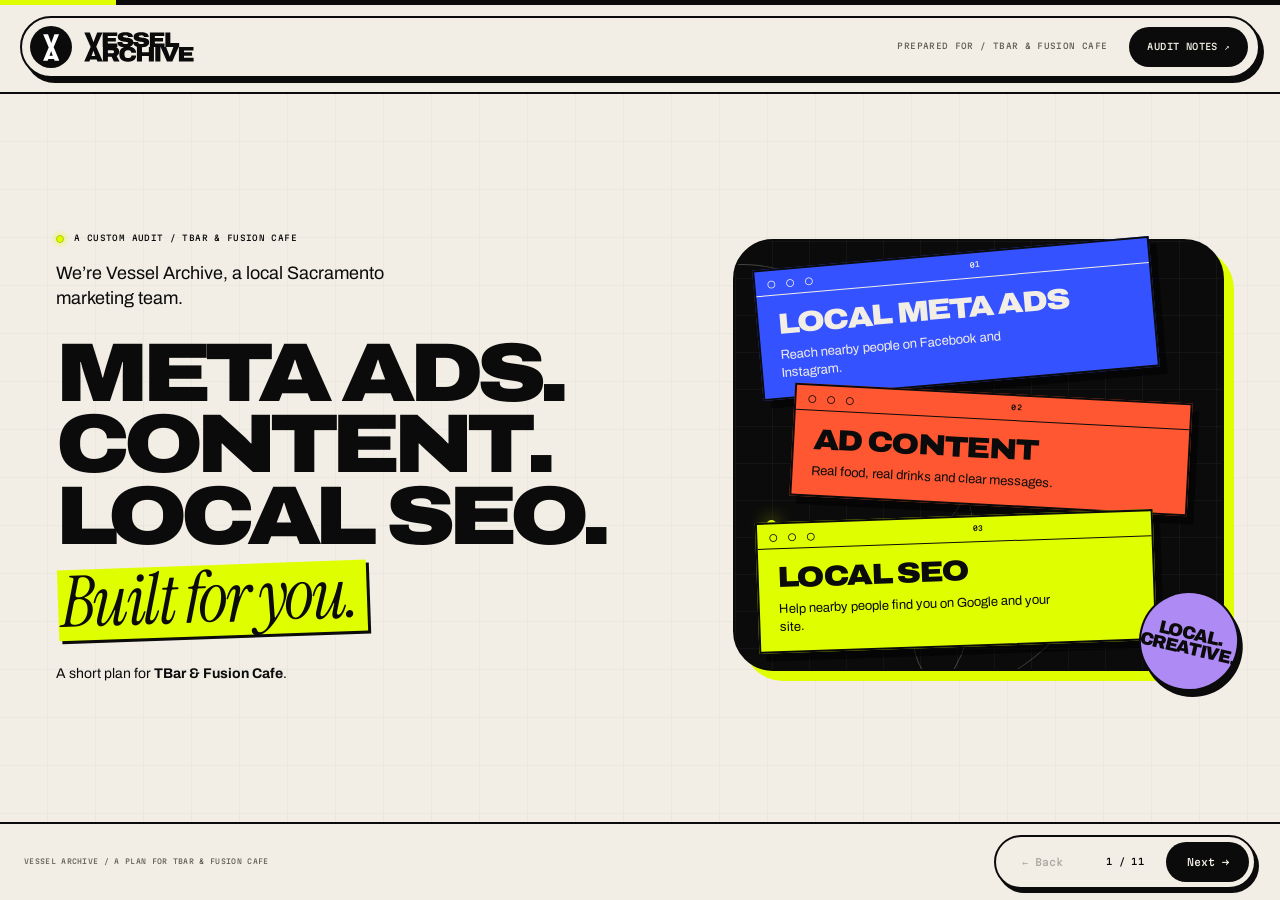
<file: index.html>
<!DOCTYPE html>
<html lang="en"><head><meta charset="utf-8"/><meta content="width=device-width,initial-scale=1,viewport-fit=cover" name="viewport"/><meta content="noindex,nofollow" name="robots"/><meta content="#f2eee5" name="theme-color"/><meta content="A screenshot-backed local marketing plan for TBar &amp; Fusion Cafe, by Vessel Archive." name="description"/><title>TBar &amp; Fusion Cafe × Vessel Archive</title><link href="assets/VA_Symbol_Black.svg" rel="icon" type="image/svg+xml"/><link as="font" crossorigin="" href="assets/archivo.woff" rel="preload" type="font/woff"/><link href="styles.css?v=5ed0e0f113de" rel="stylesheet"/><script defer="" src="app.js?v=e89556434c13"></script></head><body data-prospect="tbar-fusion-cafe-pitch"><div aria-hidden="true" class="reading-progress"><span id="progress"></span></div><header class="masthead"><a aria-label="Vessel Archive, first page" class="brand" href="#1"><span class="brand-disc"><img alt="" height="30" src="assets/VA_Symbol_White.svg" width="19"/></span><img alt="Vessel Archive" class="wordmark" height="36" src="assets/VA_Primary_Black.svg" width="124"/></a><span class="project-label mono">Prepared for / TBar &amp; Fusion Cafe</span><a aria-label="Open audit notes and sources" class="nav-tag mono" href="audit.html#1">Audit notes ↗</a></header><main aria-label="11-page marketing plan" class="deck"><section aria-hidden="false" aria-label="Page 1" class="slide intro-slide graph" data-page="1" id="slide-1" tabindex="-1"><div class="slide-inner"><div class="cover-grid"><div class="cover-copy"><p class="eyebrow"><span class="signal"></span>A custom audit / TBar &amp; Fusion Cafe</p><p class="intro-note">We’re Vessel Archive, a local Sacramento marketing team.</p><h1 class="mega"><span>META ADS.</span><span>CONTENT.</span><span>LOCAL SEO.</span><em class="highlight">Built for you.</em></h1><p class="prepared">A short plan for <strong>TBar &amp; Fusion Cafe</strong>.</p></div><div class="service-stage"><div aria-hidden="true" class="stage-grid"><div class="orbit orbit-a"></div><div class="orbit orbit-b"></div><span class="orbit-point"></span></div><article class="service-window window cobalt"><div class="window-bar"><span aria-hidden="true" class="window-dots">○ ○ ○</span><span>01</span><span></span></div><div class="service-copy"><h3>Local Meta ads</h3><p>Reach nearby people on Facebook and Instagram.</p></div></article><article class="service-window window orange"><div class="window-bar"><span aria-hidden="true" class="window-dots">○ ○ ○</span><span>02</span><span></span></div><div class="service-copy"><h3>Ad content</h3><p>Real food, real drinks and clear messages.</p></div></article><article class="service-window window acid"><div class="window-bar"><span aria-hidden="true" class="window-dots">○ ○ ○</span><span>03</span><span></span></div><div class="service-copy"><h3>Local SEO</h3><p>Help nearby people find you on Google and your site.</p></div></article><div aria-hidden="true" class="archive-sticker"><strong>LOCAL.<br/>CREATIVE.</strong></div></div></div></div></section><section aria-hidden="true" aria-label="Page 2" class="slide praise-slide graph tbar-praise" data-page="2" hidden="" id="slide-2" tabindex="-1"><div class="slide-inner"><div class="section-heading"><p class="eyebrow"><span class="signal"></span>What you do well</p><h2 class="mega"><span>There’s a lot </span><em class="highlight">to build on.</em></h2></div><div class="praise-grid"><div class="praise-copy"><p class="praise-body">Strong reviews and real food give TBar a story worth sharing.</p><ul class="strength-points"><li>Sacramento has 4.5 stars from 506 Google reviews.</li><li>Real food and drink photos make the catering offer feel clear.</li><li>Five store-specific catering links give guests a way to order.</li></ul><p class="praise-transition">The next step is to make that experience more consistent, from search to order.</p><a class="source mono" href="https://ilovetbar.com/catering/" rel="noopener" target="_blank">See the business site <span aria-hidden="true">↗</span></a></div><div class="praise-proof"><figure class="window evidence-window"><div class="window-bar"><span aria-hidden="true" class="window-dots">○ ○ ○</span><span>A strong starting point</span><span>Oct 30, 2026</span></div><div class="proof-screens proof-count-2"><div class="proof-screen"><button aria-label="Expand screenshot: Sacramento reviews" class="evidence-open" data-caption="The Sacramento Google listing shows 4.5 stars from 506 reviews. Screenshot excerpt, October 30, 2026." data-evidence="assets/sacramento-rating.jpg" type="button"><img alt="The Sacramento Google listing shows 4.5 stars from 506 reviews. Screenshot excerpt, October 30, 2026." loading="eager" src="assets/sacramento-rating.jpg"/><span class="expand-hint mono">Expand <span aria-hidden="true">↗</span></span></button><p class="proof-label mono">Sacramento reviews <a class="evidence-source mono" href="https://www.google.com/search?q=TBar+Fusion+Kitchen+Sacramento" rel="noopener" target="_blank">Source <span aria-hidden="true">↗</span></a></p></div><div class="proof-screen"><button aria-label="Expand screenshot: Catering offer" class="evidence-open" data-caption="TBar’s public catering page uses real food and drink photography with a clear group-order message. Screenshot excerpt, October 30, 2026." data-evidence="assets/catering-hero.jpg" type="button"><img alt="TBar’s public catering page uses real food and drink photography with a clear group-order message. Screenshot excerpt, October 30, 2026." loading="eager" src="assets/catering-hero.jpg"/><span class="expand-hint mono">Expand <span aria-hidden="true">↗</span></span></button><p class="proof-label mono">Catering offer <a class="evidence-source mono" href="https://ilovetbar.com/catering/" rel="noopener" target="_blank">Source <span aria-hidden="true">↗</span></a></p></div></div><figcaption>A strong Sacramento review base and an existing catering offer. Captured October 30, 2026.</figcaption></figure></div></div></div></section><section aria-hidden="true" aria-label="Page 3" class="slide list-slide findings-slide graph evidence-slide" data-page="3" hidden="" id="slide-3" tabindex="-1"><div class="slide-inner"><div class="section-heading"><p class="eyebrow"><span class="signal"></span>What we found / 1 of 3</p><h2 class="mega"><span>FINDINGS. </span><em class="highlight">Worth fixing.</em></h2></div><div class="audit-rows"><div class="evidence-layout"><article class="audit-row"><span aria-hidden="true" class="row-number">01</span><div class="row-content"><div class="row-heading"><h3>A slow-phone test needs attention.</h3></div><p class="row-main">One mobile test scored 59/100. The main content took 10.1 seconds to appear on a simulated slow connection.</p><p class="row-main row-impact">That points to a risk for guests on slower phones. But real-user mobile data passes: its main-content time was 2.3 seconds.</p><p class="row-foot"><span class="row-scope">October 30 test; one simulated slow-4G phone, not every guest’s wait. Real-user result covers the latest 28 days.</span></p><a class="row-source mono" href="https://pagespeed.web.dev/analysis/https-ilovetbar-com/8qmlxiqizk?form_factor=mobile" rel="noopener" target="_blank">See public page <span aria-hidden="true">↗</span></a></div></article><figure class="window evidence-window"><div class="window-bar"><span aria-hidden="true" class="window-dots">○ ○ ○</span><span>Test + real-user context</span><span>Oct 30, 2026</span></div><div class="proof-screens proof-count-2"><div class="proof-screen"><button aria-label="Expand screenshot: Simulated phone test" class="evidence-open" data-caption="PageSpeed mobile test: performance 59/100; Largest Contentful Paint 10.1 seconds. October 30, 2026." data-evidence="assets/tbar-psi-mobile.jpg" type="button"><img alt="PageSpeed mobile test: performance 59/100; Largest Contentful Paint 10.1 seconds. October 30, 2026." loading="eager" src="assets/tbar-psi-mobile.jpg"/><span class="expand-hint mono">Expand <span aria-hidden="true">↗</span></span></button><p class="proof-label mono">Simulated phone test <a class="evidence-source mono" href="https://pagespeed.web.dev/analysis/https-ilovetbar-com/8qmlxiqizk?form_factor=mobile" rel="noopener" target="_blank">Source <span aria-hidden="true">↗</span></a></p></div><div class="proof-screen"><button aria-label="Expand screenshot: Real mobile visitors" class="evidence-open" data-caption="PageSpeed real-user mobile data passes its Core Web Vitals check; main-content time 2.3 seconds. Latest 28-day period shown on October 30, 2026." data-evidence="assets/tbar-psi-mobile-field.jpg" type="button"><img alt="PageSpeed real-user mobile data passes its Core Web Vitals check; main-content time 2.3 seconds. Latest 28-day period shown on October 30, 2026." loading="eager" src="assets/tbar-psi-mobile-field.jpg"/><span class="expand-hint mono">Expand <span aria-hidden="true">↗</span></span></button><p class="proof-label mono">Real mobile visitors <a class="evidence-source mono" href="https://pagespeed.web.dev/analysis/https-ilovetbar-com/8qmlxiqizk?form_factor=mobile" rel="noopener" target="_blank">Source <span aria-hidden="true">↗</span></a></p></div></div><figcaption>Read both results: the test reveals a risk; real-user mobile data is stronger.</figcaption></figure></div></div></div></section><section aria-hidden="true" aria-label="Page 4" class="slide list-slide findings-slide graph evidence-slide" data-page="4" hidden="" id="slide-4" tabindex="-1"><div class="slide-inner"><div class="section-heading"><p class="eyebrow"><span class="signal"></span>What we found / 2 of 3</p><h2 class="mega"><span>FINDINGS. </span><em class="highlight">Worth fixing.</em></h2></div><div class="audit-rows"><div class="evidence-layout"><article class="audit-row"><span aria-hidden="true" class="row-number">02</span><div class="row-content"><div class="row-heading"><h3>Sacramento’s closing times disagree.</h3></div><p class="row-main">The website says 8:30 p.m. every day. Google says 8 p.m. every day for the same 2700 Capitol Ave location.</p><p class="row-main row-impact">A guest could plan a visit using the wrong closing time. Confirm the right hours, then make both places match.</p><p class="row-foot"><span class="row-scope">Public website and Google listing checked October 30. This shows a mismatch, not which source is correct.</span></p><a class="row-source mono" href="https://ilovetbar.com/location/" rel="noopener" target="_blank">See public page <span aria-hidden="true">↗</span></a></div></article><figure class="window evidence-window"><div class="window-bar"><span aria-hidden="true" class="window-dots">○ ○ ○</span><span>Same store, different hours</span><span>Oct 30, 2026</span></div><div class="proof-screens proof-count-2"><div class="proof-screen"><button aria-label="Expand screenshot: Website: closes 8:30" class="evidence-open" data-caption="TBar’s location page lists Midtown Sacramento at 2700 Capitol Ave and daily hours of 11 a.m.–8:30 p.m. Screenshot excerpt, October 30, 2026." data-evidence="assets/website-sacramento-hours.jpg" type="button"><img alt="TBar’s location page lists Midtown Sacramento at 2700 Capitol Ave and daily hours of 11 a.m.–8:30 p.m. Screenshot excerpt, October 30, 2026." loading="eager" src="assets/website-sacramento-hours.jpg"/><span class="expand-hint mono">Expand <span aria-hidden="true">↗</span></span></button><p class="proof-label mono">Website: closes 8:30 <a class="evidence-source mono" href="https://ilovetbar.com/location/" rel="noopener" target="_blank">Source <span aria-hidden="true">↗</span></a></p></div><div class="proof-screen"><button aria-label="Expand screenshot: Google: closes 8:00" class="evidence-open" data-caption="Google’s Sacramento listing shows 11 a.m.–8 p.m. for each day of the week. Screenshot excerpt, October 30, 2026." data-evidence="assets/google-sacramento-hours.jpg" type="button"><img alt="Google’s Sacramento listing shows 11 a.m.–8 p.m. for each day of the week. Screenshot excerpt, October 30, 2026." loading="eager" src="assets/google-sacramento-hours.jpg"/><span class="expand-hint mono">Expand <span aria-hidden="true">↗</span></span></button><p class="proof-label mono">Google: closes 8:00 <a class="evidence-source mono" href="https://www.google.com/search?q=TBar+Fusion+Kitchen+Sacramento" rel="noopener" target="_blank">Source <span aria-hidden="true">↗</span></a></p></div></div><figcaption>The website and Google show a 30-minute difference for the same store.</figcaption></figure></div></div></div></section><section aria-hidden="true" aria-label="Page 5" class="slide list-slide findings-slide graph evidence-slide" data-page="5" hidden="" id="slide-5" tabindex="-1"><div class="slide-inner"><div class="section-heading"><p class="eyebrow"><span class="signal"></span>What we found / 3 of 3</p><h2 class="mega"><span>FINDINGS. </span><em class="highlight">Worth fixing.</em></h2></div><div class="audit-rows"><div class="evidence-layout"><article class="audit-row"><span aria-hidden="true" class="row-number">03</span><div class="row-content"><div class="row-heading"><h3>Rocklin is missing from the contact form.</h3></div><p class="row-main">The location page lists five stores. The contact form offers four location choices, with no Rocklin option.</p><p class="row-main row-impact">A Rocklin guest cannot choose their store. Add Rocklin and make sure each message reaches the right team.</p><p class="row-foot"><span class="row-scope">The location choice is optional; the form is not proven broken. We did not submit a test message.</span></p><a class="row-source mono" href="https://ilovetbar.com/talk-to-us/" rel="noopener" target="_blank">See public page <span aria-hidden="true">↗</span></a></div></article><figure class="window evidence-window"><div class="window-bar"><span aria-hidden="true" class="window-dots">○ ○ ○</span><span>A small but clear gap</span><span>Oct 30, 2026</span></div><div class="proof-screens proof-count-2"><div class="proof-screen"><button aria-label="Expand screenshot: Form: four choices" class="evidence-open" data-caption="The public contact form lists two Chico stores, Sacramento and Redding; Rocklin is not among the four choices. Screenshot excerpt, October 30, 2026." data-evidence="assets/contact-locations.jpg" type="button"><img alt="The public contact form lists two Chico stores, Sacramento and Redding; Rocklin is not among the four choices. Screenshot excerpt, October 30, 2026." loading="eager" src="assets/contact-locations.jpg"/><span class="expand-hint mono">Expand <span aria-hidden="true">↗</span></span></button><p class="proof-label mono">Form: four choices <a class="evidence-source mono" href="https://ilovetbar.com/talk-to-us/" rel="noopener" target="_blank">Source <span aria-hidden="true">↗</span></a></p></div><div class="proof-screen"><button aria-label="Expand screenshot: Site: Rocklin exists" class="evidence-open" data-caption="The public location page lists the Rocklin store at 6694 Lonetree Blvd, Suite 500. Screenshot excerpt, October 30, 2026." data-evidence="assets/website-rocklin.jpg" type="button"><img alt="The public location page lists the Rocklin store at 6694 Lonetree Blvd, Suite 500. Screenshot excerpt, October 30, 2026." loading="eager" src="assets/website-rocklin.jpg"/><span class="expand-hint mono">Expand <span aria-hidden="true">↗</span></span></button><p class="proof-label mono">Site: Rocklin exists <a class="evidence-source mono" href="https://ilovetbar.com/location/" rel="noopener" target="_blank">Source <span aria-hidden="true">↗</span></a></p></div></div><figcaption>The form’s four choices omit a store that the public site lists.</figcaption></figure></div></div></div></section><section aria-hidden="true" aria-label="Page 6" class="slide list-slide fixes-slide dark" data-page="6" hidden="" id="slide-6" tabindex="-1"><div class="slide-inner"><div class="section-heading"><p class="eyebrow"><span class="signal"></span>How we would help / 1 of 2</p><h2 class="mega"><span>HERE’S THE FIX. </span><em class="highlight">The work we’d do.</em></h2></div><div class="audit-rows"><article class="audit-row"><span aria-label="Addresses finding 01" class="row-number fix-number">01</span><div class="row-content"><h3>Make the first screen lighter.</h3><p>Resize large images, delay work that is not needed right away and reserve space for pictures. Retest on a slow phone. Check real visitors’ results too, not just the score.</p></div></article><article class="audit-row"><span aria-label="Addresses finding 02" class="row-number fix-number">02</span><div class="row-content"><h3>Keep one trusted set of store details.</h3><p>Confirm hours with each location. Update the site and Google together, including holiday changes. Give one person a short monthly check to keep them in step.</p></div></article></div></div></section><section aria-hidden="true" aria-label="Page 7" class="slide list-slide fixes-slide dark" data-page="7" hidden="" id="slide-7" tabindex="-1"><div class="slide-inner"><div class="section-heading"><p class="eyebrow"><span class="signal"></span>How we would help / 2 of 2</p><h2 class="mega"><span>HERE’S THE FIX. </span><em class="highlight">The work we’d do.</em></h2></div><div class="audit-rows"><article class="audit-row"><span aria-label="Addresses finding 03" class="row-number fix-number">03</span><div class="row-content"><h3>Send every message to the right team.</h3><p>Add Rocklin to the form. Check who receives each location’s messages. Make the catering phone number tap-to-call and set a clear, realistic reply window.</p></div></article><article class="audit-row"><span aria-label="Addresses finding TEAM" class="row-number fix-number">TEAM</span><div class="row-content"><h3>Give sales and marketing clear jobs.</h3><p>Vessel can handle content, ads and local search alongside your team. Your sales lead can focus on catering, follow-up and closing the sale. Review useful inquiries together.</p></div></article></div></div></section><section aria-hidden="true" aria-label="Page 8" class="slide videos-slide graph" data-page="8" hidden="" id="slide-8" tabindex="-1"><div class="slide-inner"><div class="section-heading"><p class="eyebrow"><span class="signal"></span>Ideas for your next shoot</p><h2 class="mega"><span>REAL VIDEOS. </span><em class="highlight">Made for your business.</em></h2></div><div class="creative-cards"><article class="creative-card window cobalt"><div class="window-bar"><span aria-hidden="true" class="window-dots">○ ○ ○</span><span>Video idea</span><span>01</span></div><div class="creative-copy"><span aria-hidden="true" class="creative-number">01</span><div><h3>Lunch, sorted</h3><p>Show a real lunch order from first pour to pickup. One short video, one clear next step.</p></div></div></article><article class="creative-card window orange"><div class="window-bar"><span aria-hidden="true" class="window-dots">○ ○ ○</span><span>Video idea</span><span>02</span></div><div class="creative-copy"><span aria-hidden="true" class="creative-number">02</span><div><h3>Feed the whole table</h3><p>Show a real catering spread. Explain who it is for, how to plan and where to ask for help.</p></div></div></article><article class="creative-card window acid"><div class="window-bar"><span aria-hidden="true" class="window-dots">○ ○ ○</span><span>Video idea</span><span>03</span></div><div class="creative-copy"><span aria-hidden="true" class="creative-number">03</span><div><h3>Meet your tea</h3><p>Bring people behind the counter. Show how a signature drink is made and what makes it different.</p></div></div></article></div></div></section><section aria-hidden="true" aria-label="Page 9" class="slide roadmap-slide roadmap-first dark" data-page="9" hidden="" id="slide-9" tabindex="-1"><div class="slide-inner"><div class="section-heading"><p class="eyebrow"><span class="signal"></span>A proposed starting plan / 1 of 2</p><h2 class="mega"><span>THE FIRST </span><em class="highlight">90 days.</em></h2></div><div class="roadmap-cards roadmap-pair"><article class="roadmap-card window acid"><div class="roadmap-copy"><span class="roadmap-label mono">Days 1–30</span><div><h3>Build a clear path</h3><p>Confirm the basics, fix the top three gaps and choose one catering goal. Capture real food and team content. Agree how new inquiries reach your salesperson.</p></div></div></article><article class="roadmap-card window cobalt"><div class="roadmap-copy"><span class="roadmap-label mono">Days 31–60</span><div><h3>Test and learn</h3><p>Launch a small local ad test after approval. Track useful actions: menu views, order clicks and catering inquiries. Review lead quality with the sales team.</p></div></div></article></div><p class="roadmap-note mono">Proposed timing depends on agreed scope, access and approvals. Ad spend is separate and needs approval.</p></div></section><section aria-hidden="true" aria-label="Page 10" class="slide roadmap-slide roadmap-second dark" data-page="10" hidden="" id="slide-10" tabindex="-1"><div class="slide-inner"><div class="section-heading"><p class="eyebrow"><span class="signal"></span>A proposed starting plan / 2 of 2</p><h2 class="mega"><span>KEEP IT </span><em class="highlight">moving.</em></h2></div><div class="roadmap-finish"><div class="roadmap-cards roadmap-single"><article class="roadmap-card window orange"><div class="roadmap-copy"><span class="roadmap-label mono">Days 61–90</span><div><h3>Keep what works</h3><p>Refresh the strongest content. Improve the pages people use most. Put more effort behind the messages that bring useful inquiries, not just likes.</p></div></div></article></div><div class="roadmap-loop"><span class="mono">Then, every month</span><p>Shoot, share, learn and improve. Keep sales and marketing in step.</p></div></div><p class="roadmap-note mono">Proposed timing depends on agreed scope, access and approvals. Ad spend is separate and needs approval.</p></div></section><section aria-hidden="true" aria-label="Page 11" class="slide close-slide graph" data-page="11" hidden="" id="slide-11" tabindex="-1"><div class="slide-inner"><div class="close-top"><div><p class="eyebrow"><span class="signal"></span>From one local team to another</p><h2 class="mega"><span>Here to help </span><em class="highlight">you grow.</em></h2></div><div aria-hidden="true" class="closing-symbol"><img alt="" src="assets/VA_Symbol_Black.svg"/></div></div><div class="close-bottom"><p class="lead">Whether we work together or not, we hope this helps. The goal is simple: make it easier to find TBar, choose an order and plan food for a group.</p><div class="actions"><a class="button" href="mailto:teo@vessel-archive.com">Talk through the plan ↗</a><a class="work-link mono" href="https://vessel-archive.com/" rel="noopener" target="_blank">See our work <span aria-hidden="true">↗</span></a><a class="work-link mono" href="audit.html#1">Audit notes &amp; sources ↗</a></div></div><div class="footer-wordmark"><img alt="Vessel Archive" src="assets/VA_Primary_Black.svg"/></div></div></section></main><footer class="deck-footer"><span class="footer-label mono">Vessel Archive / A plan for TBar &amp; Fusion Cafe</span><nav aria-label="Page navigation" class="controls"><button aria-label="Previous page" disabled="" id="back" type="button">← <span>Back</span></button><div class="count mono"><strong id="page-number">1 / 11</strong></div><button aria-label="Next page" id="next" type="button"><span>Next</span> →</button></nav></footer><div aria-atomic="true" aria-live="polite" class="visually-hidden" id="page-status"></div><dialog aria-labelledby="evidence-title" id="evidence-dialog"><div class="evidence-dialog-head"><p class="mono" id="evidence-title">Screenshot evidence</p><button aria-label="Close screenshot" id="evidence-close" type="button">Close <span aria-hidden="true">×</span></button></div><div class="evidence-dialog-scroll"><img alt="" id="evidence-full"/></div><p id="evidence-caption"></p><a class="mono" href="#" id="evidence-original" rel="noopener" target="_blank">Open full-size image ↗</a></dialog></body></html>
</file>
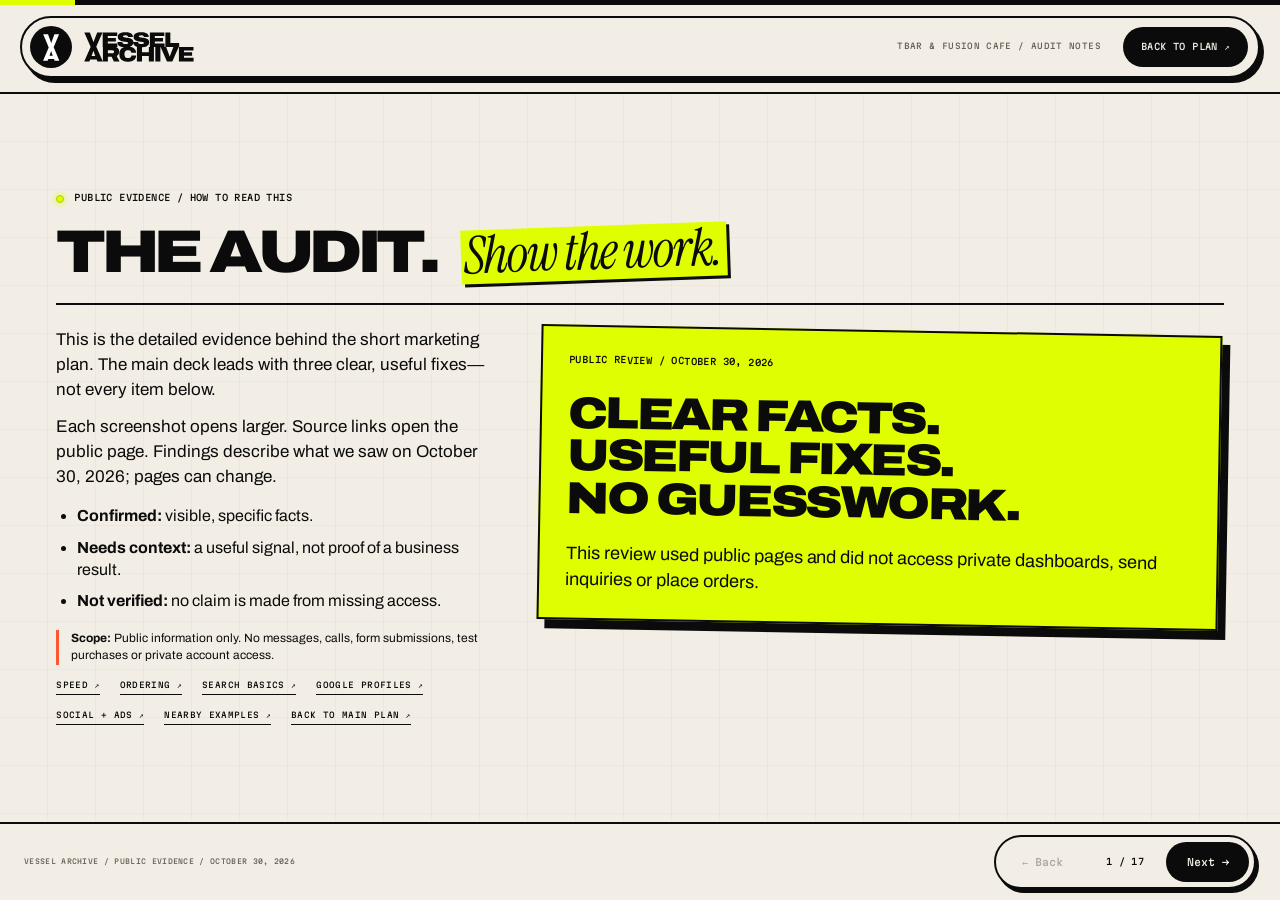
<file: audit.html>
<!DOCTYPE html>

<html lang="en"><head><meta charset="utf-8"/><meta content="width=device-width,initial-scale=1,viewport-fit=cover" name="viewport"/><meta content="noindex,nofollow" name="robots"/><meta content="#f2eee5" name="theme-color"/><meta content="Detailed public evidence, scope and sources for the TBar &amp; Fusion Cafe marketing audit." name="description"/><title>TBar audit notes &amp; sources × Vessel Archive</title><link href="assets/VA_Symbol_Black.svg" rel="icon" type="image/svg+xml"/><link as="font" crossorigin="" href="assets/archivo.woff" rel="preload" type="font/woff"/><link href="styles.css?v=5ed0e0f113de" rel="stylesheet"/><script defer="" src="app.js?v=e89556434c13"></script></head><body data-prospect="tbar-fusion-cafe-audit"><div aria-hidden="true" class="reading-progress"><span id="progress"></span></div><header class="masthead"><a aria-label="Return to the marketing plan" class="brand" href="index.html#11"><span class="brand-disc"><img alt="" height="30" src="assets/VA_Symbol_White.svg" width="19"/></span><img alt="Vessel Archive" class="wordmark" height="36" src="assets/VA_Primary_Black.svg" width="124"/></a><span class="project-label mono">TBar &amp; Fusion Cafe / Audit notes</span><a aria-label="Return to the main plan" class="nav-tag mono" href="index.html#11">Back to plan ↗</a></header><main aria-label="17-page public audit notes" class="deck"><section aria-hidden="false" aria-label="Audit notes 1" class="slide appendix-slide graph" data-page="1" id="slide-1" tabindex="-1"><div class="slide-inner"><div class="section-heading"><p class="eyebrow"><span class="signal"></span>Public evidence / How to read this</p><h1 class="mega"><span>THE AUDIT.</span><em class="highlight">Show the work.</em></h1></div><div class="appendix-layout"><div class="audit-notes"><p>This is the detailed evidence behind the short marketing plan. The main deck leads with three clear, useful fixes—not every item below.</p><p>Each screenshot opens larger. Source links open the public page. Findings describe what we saw on October 30, 2026; pages can change.</p><ul class="audit-note-list"><li><strong>Confirmed:</strong> visible, specific facts.</li><li><strong>Needs context:</strong> a useful signal, not proof of a business result.</li><li><strong>Not verified:</strong> no claim is made from missing access.</li></ul><p class="audit-scope"><strong>Scope:</strong> Public information only. No messages, calls, form submissions, test purchases or private account access.</p><div class="audit-jumps"><a class="source mono" href="#2">Speed ↗</a><a class="source mono" href="#4">Ordering ↗</a><a class="source mono" href="#7">Search basics ↗</a><a class="source mono" href="#10">Google profiles ↗</a><a class="source mono" href="#13">Social + ads ↗</a><a class="source mono" href="#16">Nearby examples ↗</a><a class="source mono" href="index.html#1">Back to main plan ↗</a></div></div><div class="audit-proof-grid proof-items-1"><div class="audit-index window acid"><p class="mono">Public review / October 30, 2026</p><h3>Clear facts.<br/>Useful fixes.<br/>No guesswork.</h3><p>This review used public pages and did not access private dashboards, send inquiries or place orders.</p></div></div></div></div></section><section aria-hidden="true" aria-label="Audit notes 2" class="slide appendix-slide graph" data-page="2" hidden="" id="slide-2" tabindex="-1"><div class="slide-inner"><div class="section-heading"><p class="eyebrow"><span class="signal"></span>Website / Mobile performance</p><h2 class="mega"><span>PHONE TEST.</span><em class="highlight">Two views.</em></h2></div><div class="appendix-layout"><div class="audit-notes"><p><strong>Lab test:</strong> 59/100 performance. Main-content appearance was 10.1 seconds; first visible content was 5.0 seconds.</p><p><strong>Real mobile visitors:</strong> the latest 28-day data passes Google’s page-experience check. Main-content appearance was 2.3 seconds.</p><p><strong>Transferred page weight:</strong> 1,658 KiB (about 1.6 MiB) in this mobile run. That is all transferred resources, not just images.</p><p><strong>Practical fix:</strong> lighten the first screen, then retest both the slow-phone simulation and real-user results.</p><p class="audit-scope"><strong>Scope:</strong> One simulated Moto G Power on slow 4G, October 30 at 10:06 a.m. PDT. LCP means the time until the largest visible content appears—not the time every page finishes loading.</p></div><div class="audit-proof-grid proof-items-3"><figure class="window evidence-window"><div class="window-bar"><span aria-hidden="true" class="window-dots">○ ○ ○</span><span>Mobile lab test</span><span>Public source</span></div><button aria-label="Expand screenshot: Mobile lab test" class="evidence-open" data-caption="A single mobile lab test scored 59/100 with LCP 10.1 seconds." data-evidence="assets/tbar-psi-mobile.jpg" type="button"><img alt="A single mobile lab test scored 59/100 with LCP 10.1 seconds." loading="eager" src="assets/tbar-psi-mobile.jpg"/><span class="expand-hint mono">Expand <span aria-hidden="true">↗</span></span></button><figcaption>A single mobile lab test scored 59/100 with LCP 10.1 seconds. <a class="evidence-source mono" href="https://pagespeed.web.dev/analysis/https-ilovetbar-com/8qmlxiqizk?form_factor=mobile" rel="noopener" target="_blank">Source ↗</a></figcaption></figure><figure class="window evidence-window"><div class="window-bar"><span aria-hidden="true" class="window-dots">○ ○ ○</span><span>Mobile real-user data</span><span>Public source</span></div><button aria-label="Expand screenshot: Mobile real-user data" class="evidence-open" data-caption="Real-user mobile data passes, with LCP 2.3 seconds and layout movement score 0.01." data-evidence="assets/tbar-psi-mobile-field.jpg" type="button"><img alt="Real-user mobile data passes, with LCP 2.3 seconds and layout movement score 0.01." loading="eager" src="assets/tbar-psi-mobile-field.jpg"/><span class="expand-hint mono">Expand <span aria-hidden="true">↗</span></span></button><figcaption>Real-user mobile data passes, with LCP 2.3 seconds and layout movement score 0.01. <a class="evidence-source mono" href="https://pagespeed.web.dev/analysis/https-ilovetbar-com/8qmlxiqizk?form_factor=mobile" rel="noopener" target="_blank">Source ↗</a></figcaption></figure><figure class="window evidence-window"><div class="window-bar"><span aria-hidden="true" class="window-dots">○ ○ ○</span><span>Mobile transfer size</span><span>Public source</span></div><button aria-label="Expand screenshot: Mobile transfer size" class="evidence-open" data-caption="The mobile run transferred 1,658 KiB of page resources." data-evidence="assets/tbar-psi-payload.jpg" type="button"><img alt="The mobile run transferred 1,658 KiB of page resources." loading="eager" src="assets/tbar-psi-payload.jpg"/><span class="expand-hint mono">Expand <span aria-hidden="true">↗</span></span></button><figcaption>The mobile run transferred 1,658 KiB of page resources. <a class="evidence-source mono" href="https://pagespeed.web.dev/analysis/https-ilovetbar-com/8qmlxiqizk?form_factor=mobile" rel="noopener" target="_blank">Source ↗</a></figcaption></figure></div></div></div></section><section aria-hidden="true" aria-label="Audit notes 3" class="slide appendix-slide graph" data-page="3" hidden="" id="slide-3" tabindex="-1"><div class="slide-inner"><div class="section-heading"><p class="eyebrow"><span class="signal"></span>Website / Desktop performance</p><h2 class="mega"><span>DESKTOP.</span><em class="highlight">Keep it steady.</em></h2></div><div class="appendix-layout"><div class="audit-notes"><p><strong>Lab test:</strong> 82/100, with main-content appearance at 1.9 seconds and a layout-movement score of 0.147.</p><p><strong>Real desktop visitors:</strong> main content appeared in 1.6 seconds, but the page-experience check fails with layout movement at 0.12.</p><p><strong>Transferred page weight:</strong> 1,710 KiB (about 1.7 MiB) in this desktop run.</p><p><strong>Practical fix:</strong> reserve space for images and other late-loading items so content does not jump as people read.</p><p class="audit-scope"><strong>Scope:</strong> CLS measures unexpected page movement; lower is better. Lab and real-user figures are different data sets, not contradictory measurements.</p></div><div class="audit-proof-grid proof-items-3"><figure class="window evidence-window"><div class="window-bar"><span aria-hidden="true" class="window-dots">○ ○ ○</span><span>Desktop lab test</span><span>Public source</span></div><button aria-label="Expand screenshot: Desktop lab test" class="evidence-open" data-caption="Desktop lab results: performance 82/100, LCP 1.9 seconds and CLS 0.147." data-evidence="assets/tbar-psi-desktop.jpg" type="button"><img alt="Desktop lab results: performance 82/100, LCP 1.9 seconds and CLS 0.147." loading="eager" src="assets/tbar-psi-desktop.jpg"/><span class="expand-hint mono">Expand <span aria-hidden="true">↗</span></span></button><figcaption>Desktop lab results: performance 82/100, LCP 1.9 seconds and CLS 0.147. <a class="evidence-source mono" href="https://pagespeed.web.dev/analysis/https-ilovetbar-com/8qmlxiqizk?form_factor=desktop" rel="noopener" target="_blank">Source ↗</a></figcaption></figure><figure class="window evidence-window"><div class="window-bar"><span aria-hidden="true" class="window-dots">○ ○ ○</span><span>Desktop real-user data</span><span>Public source</span></div><button aria-label="Expand screenshot: Desktop real-user data" class="evidence-open" data-caption="Desktop real-user check fails, with CLS 0.12 and LCP 1.6 seconds over the latest 28 days." data-evidence="assets/tbar-psi-desktop-field.jpg" type="button"><img alt="Desktop real-user check fails, with CLS 0.12 and LCP 1.6 seconds over the latest 28 days." loading="eager" src="assets/tbar-psi-desktop-field.jpg"/><span class="expand-hint mono">Expand <span aria-hidden="true">↗</span></span></button><figcaption>Desktop real-user check fails, with CLS 0.12 and LCP 1.6 seconds over the latest 28 days. <a class="evidence-source mono" href="https://pagespeed.web.dev/analysis/https-ilovetbar-com/8qmlxiqizk?form_factor=desktop" rel="noopener" target="_blank">Source ↗</a></figcaption></figure><figure class="window evidence-window"><div class="window-bar"><span aria-hidden="true" class="window-dots">○ ○ ○</span><span>Desktop transfer size</span><span>Public source</span></div><button aria-label="Expand screenshot: Desktop transfer size" class="evidence-open" data-caption="The desktop run transferred 1,710 KiB of page resources." data-evidence="assets/tbar-psi-desktop-payload.jpg" type="button"><img alt="The desktop run transferred 1,710 KiB of page resources." loading="eager" src="assets/tbar-psi-desktop-payload.jpg"/><span class="expand-hint mono">Expand <span aria-hidden="true">↗</span></span></button><figcaption>The desktop run transferred 1,710 KiB of page resources. <a class="evidence-source mono" href="https://pagespeed.web.dev/analysis/https-ilovetbar-com/8qmlxiqizk?form_factor=desktop" rel="noopener" target="_blank">Source ↗</a></figcaption></figure></div></div></div></section><section aria-hidden="true" aria-label="Audit notes 4" class="slide appendix-slide graph" data-page="4" hidden="" id="slide-4" tabindex="-1"><div class="slide-inner"><div class="section-heading"><p class="eyebrow"><span class="signal"></span>Website / First screen and order path</p><h2 class="mega"><span>ORDERING.</span><em class="highlight">A working start.</em></h2></div><div class="appendix-layout"><div class="audit-notes"><p>The narrow-screen homepage has an <strong>ORDER</strong> button at the top. We did not find an absent first-screen order button.</p><p>Tapping ORDER, then Sacramento’s ORDER button, opened the Thanx menu with Midtown selected. That was two choices, with scrolling on the location page.</p><p>Keep this clear route. Use separate, clearly named links for an order today versus food for a group.</p><p class="audit-scope"><strong>Scope:</strong> Checked in a roughly 400-pixel-wide resized browser, not on physical phone hardware. We opened the menu but did not add a cart item or complete checkout.</p></div><div class="audit-proof-grid proof-items-2"><figure class="window evidence-window"><div class="window-bar"><span aria-hidden="true" class="window-dots">○ ○ ○</span><span>Narrow first screen</span><span>Public source</span></div><button aria-label="Expand screenshot: Narrow first screen" class="evidence-open" data-caption="The homepage’s first screen includes ORDER beside the TBar logo." data-evidence="assets/tbar-mobile-home.jpg" type="button"><img alt="The homepage’s first screen includes ORDER beside the TBar logo." loading="eager" src="assets/tbar-mobile-home.jpg"/><span class="expand-hint mono">Expand <span aria-hidden="true">↗</span></span></button><figcaption>The homepage’s first screen includes ORDER beside the TBar logo. <a class="evidence-source mono" href="https://ilovetbar.com/" rel="noopener" target="_blank">Source ↗</a></figcaption></figure><figure class="window evidence-window"><div class="window-bar"><span aria-hidden="true" class="window-dots">○ ○ ○</span><span>Selected Midtown menu</span><span>Public source</span></div><button aria-label="Expand screenshot: Selected Midtown menu" class="evidence-open" data-caption="The tested Sacramento order path opened Thanx with Midtown selected." data-evidence="assets/tbar-mobile-thanx.jpg" type="button"><img alt="The tested Sacramento order path opened Thanx with Midtown selected." loading="eager" src="assets/tbar-mobile-thanx.jpg"/><span class="expand-hint mono">Expand <span aria-hidden="true">↗</span></span></button><figcaption>The tested Sacramento order path opened Thanx with Midtown selected. <a class="evidence-source mono" href="https://order.thanx.com/tbar" rel="noopener" target="_blank">Source ↗</a></figcaption></figure></div></div></div></section><section aria-hidden="true" aria-label="Audit notes 5" class="slide appendix-slide graph" data-page="5" hidden="" id="slide-5" tabindex="-1"><div class="slide-inner"><div class="section-heading"><p class="eyebrow"><span class="signal"></span>Website / Local orders and catering</p><h2 class="mega"><span>TWO PATHS.</span><em class="highlight">Both are present.</em></h2></div><div class="appendix-layout"><div class="audit-notes"><p>The general order page has five store-specific links to <strong>Thanx</strong>. The catering page has five store-specific links to <strong>Toast</strong>.</p><p>The Sacramento catering link opened a real menu for the correct 2700 Capitol Ave address. This is not evidence of a broken catering route.</p><p>Keep the two purposes clear and test how order sources are measured before assuming different platforms are a problem.</p><p class="audit-scope"><strong>Scope:</strong> Menus and location selection were checked. Delivery availability, payment and completed order tracking were not tested.</p></div><div class="audit-proof-grid proof-items-2"><figure class="window evidence-window"><div class="window-bar"><span aria-hidden="true" class="window-dots">○ ○ ○</span><span>Five order choices</span><span>Public source</span></div><button aria-label="Expand screenshot: Five order choices" class="evidence-open" data-caption="The general order page offers five location choices." data-evidence="assets/tbar-order-links.jpg" type="button"><img alt="The general order page offers five location choices." loading="eager" src="assets/tbar-order-links.jpg"/><span class="expand-hint mono">Expand <span aria-hidden="true">↗</span></span></button><figcaption>The general order page offers five location choices. <a class="evidence-source mono" href="https://ilovetbar.com/order-online/" rel="noopener" target="_blank">Source ↗</a></figcaption></figure><figure class="window evidence-window"><div class="window-bar"><span aria-hidden="true" class="window-dots">○ ○ ○</span><span>Sacramento catering menu</span><span>Public source</span></div><button aria-label="Expand screenshot: Sacramento catering menu" class="evidence-open" data-caption="The Sacramento Toast catering menu opened for 2700 Capitol Ave." data-evidence="assets/tbar-toast-sac.jpg" type="button"><img alt="The Sacramento Toast catering menu opened for 2700 Capitol Ave." loading="eager" src="assets/tbar-toast-sac.jpg"/><span class="expand-hint mono">Expand <span aria-hidden="true">↗</span></span></button><figcaption>The Sacramento Toast catering menu opened for 2700 Capitol Ave. <a class="evidence-source mono" href="https://www.toasttab.com/catering/t-bar-midtown-sacramento-2700-capitol-ave" rel="noopener" target="_blank">Source ↗</a></figcaption></figure></div></div></div></section><section aria-hidden="true" aria-label="Audit notes 6" class="slide appendix-slide graph" data-page="6" hidden="" id="slide-6" tabindex="-1"><div class="slide-inner"><div class="section-heading"><p class="eyebrow"><span class="signal"></span>Website / Contact and catering inquiry</p><h2 class="mega"><span>CONTACT.</span><em class="highlight">Finish the details.</em></h2></div><div class="appendix-layout"><div class="audit-notes"><p><strong>Confirmed gap:</strong> the contact form has four optional store choices and omits Rocklin. The location page lists Rocklin.</p><p>The catering page offers an email route and a displayed phone number for planning help. A separate catering inquiry form was not shown on that page.</p><p><strong>Practical fix:</strong> add Rocklin, confirm message routing, make the phone easy to tap and state a realistic reply window.</p><p class="audit-scope"><strong>Scope:</strong> The optional store field does not prove the form cannot submit. We did not send a message, make a call or verify email delivery.</p></div><div class="audit-proof-grid proof-items-2"><figure class="window evidence-window"><div class="window-bar"><span aria-hidden="true" class="window-dots">○ ○ ○</span><span>Four form choices</span><span>Public source</span></div><button aria-label="Expand screenshot: Four form choices" class="evidence-open" data-caption="The form lists two Chico stores, Sacramento and Redding, but not Rocklin." data-evidence="assets/contact-locations.jpg" type="button"><img alt="The form lists two Chico stores, Sacramento and Redding, but not Rocklin." loading="eager" src="assets/contact-locations.jpg"/><span class="expand-hint mono">Expand <span aria-hidden="true">↗</span></span></button><figcaption>The form lists two Chico stores, Sacramento and Redding, but not Rocklin. <a class="evidence-source mono" href="https://ilovetbar.com/talk-to-us/" rel="noopener" target="_blank">Source ↗</a></figcaption></figure><figure class="window evidence-window"><div class="window-bar"><span aria-hidden="true" class="window-dots">○ ○ ○</span><span>Catering planning support</span><span>Public source</span></div><button aria-label="Expand screenshot: Catering planning support" class="evidence-open" data-caption="The catering page provides store order links and planning contact details." data-evidence="assets/catering-path.jpg" type="button"><img alt="The catering page provides store order links and planning contact details." loading="eager" src="assets/catering-path.jpg"/><span class="expand-hint mono">Expand <span aria-hidden="true">↗</span></span></button><figcaption>The catering page provides store order links and planning contact details. <a class="evidence-source mono" href="https://ilovetbar.com/catering/" rel="noopener" target="_blank">Source ↗</a></figcaption></figure></div></div></div></section><section aria-hidden="true" aria-label="Audit notes 7" class="slide appendix-slide graph" data-page="7" hidden="" id="slide-7" tabindex="-1"><div class="slide-inner"><div class="section-heading"><p class="eyebrow"><span class="signal"></span>Website / Search basics</p><h2 class="mega"><span>SEARCH BASICS.</span><em class="highlight">A useful cleanup.</em></h2></div><div class="appendix-layout"><div class="audit-notes"><p>Google’s public PageSpeed check flags a <strong>missing homepage meta description</strong> and <strong>images without alt text</strong>.</p><p>A meta description is a short page summary search engines may show. Alt text describes an image for people using screen readers.</p><p><strong>Practical fix:</strong> write a clear homepage summary and useful descriptions for meaningful images. Do not promise a ranking change from those fixes alone.</p><p class="audit-scope"><strong>Scope:</strong> This screenshot covers the tested homepage, not a full accessibility or search ranking audit.</p></div><div class="audit-proof-grid proof-items-1"><figure class="window evidence-window"><div class="window-bar"><span aria-hidden="true" class="window-dots">○ ○ ○</span><span>Homepage search checks</span><span>Public source</span></div><button aria-label="Expand screenshot: Homepage search checks" class="evidence-open" data-caption="PageSpeed flags a missing meta description and image elements missing alt attributes." data-evidence="assets/tbar-seo-meta.jpg" type="button"><img alt="PageSpeed flags a missing meta description and image elements missing alt attributes." loading="eager" src="assets/tbar-seo-meta.jpg"/><span class="expand-hint mono">Expand <span aria-hidden="true">↗</span></span></button><figcaption>PageSpeed flags a missing meta description and image elements missing alt attributes. <a class="evidence-source mono" href="https://pagespeed.web.dev/analysis/https-ilovetbar-com/8qmlxiqizk?form_factor=mobile" rel="noopener" target="_blank">Source ↗</a></figcaption></figure></div></div></div></section><section aria-hidden="true" aria-label="Audit notes 8" class="slide appendix-slide graph" data-page="8" hidden="" id="slide-8" tabindex="-1"><div class="slide-inner"><div class="section-heading"><p class="eyebrow"><span class="signal"></span>Website / Public sitemap and placeholders</p><h2 class="mega"><span>PUBLIC PAGES.</span><em class="highlight">Remove the leftovers.</em></h2></div><div class="appendix-layout"><div class="audit-notes"><p>The public page sitemap includes <strong>sample-page</strong> and <strong>t29-test-page</strong>. Both pages open publicly.</p><p>The sample page contains default WordPress example copy. The test page displays a test-page title.</p><p><strong>Practical fix:</strong> remove unneeded placeholder pages and keep the sitemap focused on real customer pages.</p><p class="audit-scope"><strong>Scope:</strong> A sitemap helps search engines discover pages. Inclusion is not proof a page is indexed or causing lost rankings.</p></div><div class="audit-proof-grid proof-items-3"><figure class="window evidence-window"><div class="window-bar"><span aria-hidden="true" class="window-dots">○ ○ ○</span><span>Public page sitemap</span><span>Public source</span></div><button aria-label="Expand screenshot: Public page sitemap" class="evidence-open" data-caption="The public page sitemap includes sample and test page URLs." data-evidence="assets/tbar-page-sitemap.jpg" type="button"><img alt="The public page sitemap includes sample and test page URLs." loading="eager" src="assets/tbar-page-sitemap.jpg"/><span class="expand-hint mono">Expand <span aria-hidden="true">↗</span></span></button><figcaption>The public page sitemap includes sample and test page URLs. <a class="evidence-source mono" href="https://ilovetbar.com/wp-sitemap-posts-page-1.xml" rel="noopener" target="_blank">Source ↗</a></figcaption></figure><figure class="window evidence-window"><div class="window-bar"><span aria-hidden="true" class="window-dots">○ ○ ○</span><span>Default sample content</span><span>Public source</span></div><button aria-label="Expand screenshot: Default sample content" class="evidence-open" data-caption="A public sample page shows default WordPress example copy." data-evidence="assets/tbar-sample-page.jpg" type="button"><img alt="A public sample page shows default WordPress example copy." loading="eager" src="assets/tbar-sample-page.jpg"/><span class="expand-hint mono">Expand <span aria-hidden="true">↗</span></span></button><figcaption>A public sample page shows default WordPress example copy. <a class="evidence-source mono" href="https://ilovetbar.com/sample-page/" rel="noopener" target="_blank">Source ↗</a></figcaption></figure><figure class="window evidence-window"><div class="window-bar"><span aria-hidden="true" class="window-dots">○ ○ ○</span><span>Public test page</span><span>Public source</span></div><button aria-label="Expand screenshot: Public test page" class="evidence-open" data-caption="A public test page displays a test title." data-evidence="assets/tbar-test-page.jpg" type="button"><img alt="A public test page displays a test title." loading="eager" src="assets/tbar-test-page.jpg"/><span class="expand-hint mono">Expand <span aria-hidden="true">↗</span></span></button><figcaption>A public test page displays a test title. <a class="evidence-source mono" href="https://ilovetbar.com/t29-test-page/" rel="noopener" target="_blank">Source ↗</a></figcaption></figure></div></div></div></section><section aria-hidden="true" aria-label="Audit notes 9" class="slide appendix-slide graph" data-page="9" hidden="" id="slide-9" tabindex="-1"><div class="slide-inner"><div class="section-heading"><p class="eyebrow"><span class="signal"></span>Website / Measurement and crawl scope</p><h2 class="mega"><span>MEASUREMENT.</span><em class="highlight">Check the handoff.</em></h2></div><div class="appendix-layout"><div class="audit-notes"><p>The PageSpeed resource list shows a Google Analytics 4 tag loaded from Google. That is evidence the tag loads—not that orders or leads are measured correctly.</p><p>Before running more ads, agree which actions matter: menu visits, order clicks, catering inquiries and qualified leads. Then check those actions in the owner’s tools.</p><p>The public sitemap and robots file are available. The robots file restricts the WordPress admin area, not the whole public site.</p><p class="audit-scope"><strong>Scope:</strong> Private analytics reports, Meta event delivery, cross-platform order attribution and CRM follow-up were not verified. No claim of “no tracking” is made.</p></div><div class="audit-proof-grid proof-items-2"><figure class="window evidence-window"><div class="window-bar"><span aria-hidden="true" class="window-dots">○ ○ ○</span><span>Google Analytics tag loaded</span><span>Public source</span></div><button aria-label="Expand screenshot: Google Analytics tag loaded" class="evidence-open" data-caption="The resource list shows the direct GA4 gtag script. The PageSpeed group label does not prove a Tag Manager container." data-evidence="assets/tbar-tracking-payload.jpg" type="button"><img alt="The resource list shows the direct GA4 gtag script. The PageSpeed group label does not prove a Tag Manager container." loading="eager" src="assets/tbar-tracking-payload.jpg"/><span class="expand-hint mono">Expand <span aria-hidden="true">↗</span></span></button><figcaption>The resource list shows the direct GA4 gtag script. The PageSpeed group label does not prove a Tag Manager container. <a class="evidence-source mono" href="https://pagespeed.web.dev/analysis/https-ilovetbar-com/8qmlxiqizk?form_factor=mobile" rel="noopener" target="_blank">Source ↗</a></figcaption></figure><figure class="window evidence-window"><div class="window-bar"><span aria-hidden="true" class="window-dots">○ ○ ○</span><span>Public crawler instructions</span><span>Public source</span></div><button aria-label="Expand screenshot: Public crawler instructions" class="evidence-open" data-caption="The public robots file disallows the WordPress admin path, with an admin-ajax exception." data-evidence="assets/tbar-robots.jpg" type="button"><img alt="The public robots file disallows the WordPress admin path, with an admin-ajax exception." loading="eager" src="assets/tbar-robots.jpg"/><span class="expand-hint mono">Expand <span aria-hidden="true">↗</span></span></button><figcaption>The public robots file disallows the WordPress admin path, with an admin-ajax exception. <a class="evidence-source mono" href="https://ilovetbar.com/robots.txt" rel="noopener" target="_blank">Source ↗</a></figcaption></figure></div></div></div></section><section aria-hidden="true" aria-label="Audit notes 10" class="slide appendix-slide graph" data-page="10" hidden="" id="slide-10" tabindex="-1"><div class="slide-inner"><div class="section-heading"><p class="eyebrow"><span class="signal"></span>Google Business Profiles / Sacramento, Rocklin, Redding</p><h2 class="mega"><span>GOOGLE.</span><em class="highlight">Three local profiles.</em></h2></div><div class="appendix-layout"><div class="audit-notes"><p>These three listings have photos, a visible Restaurant category and a Website button. The review base is an asset to build on.</p><p><strong>Sacramento:</strong> 4.5 stars / 506 reviews; 2700 Capitol Ave; (916) 444-8227.</p><p><strong>Rocklin:</strong> 4.4 / 82; 6694 Lonetree Blvd, Suite 500; (916) 777-8227.</p><p><strong>Redding:</strong> 4.4 / 261; 1477 Hilltop Dr; (530) 222-8227.</p><p class="audit-scope"><strong>Scope:</strong> Point-in-time public figures. Full category sets, photo freshness and review-response rates were not measured for every branch.</p></div><div class="audit-proof-grid proof-items-3"><figure class="window evidence-window"><div class="window-bar"><span aria-hidden="true" class="window-dots">○ ○ ○</span><span>Sacramento profile</span><span>Public source</span></div><button aria-label="Expand screenshot: Sacramento profile" class="evidence-open" data-caption="Sacramento: visible photos, category, website button, rating, address and phone." data-evidence="assets/sacramento-profile.jpg" type="button"><img alt="Sacramento: visible photos, category, website button, rating, address and phone." loading="eager" src="assets/sacramento-profile.jpg"/><span class="expand-hint mono">Expand <span aria-hidden="true">↗</span></span></button><figcaption>Sacramento: visible photos, category, website button, rating, address and phone. <a class="evidence-source mono" href="https://www.google.com/search?q=TBar+Fusion+Kitchen+Sacramento" rel="noopener" target="_blank">Source ↗</a></figcaption></figure><figure class="window evidence-window"><div class="window-bar"><span aria-hidden="true" class="window-dots">○ ○ ○</span><span>Rocklin profile</span><span>Public source</span></div><button aria-label="Expand screenshot: Rocklin profile" class="evidence-open" data-caption="Rocklin: visible photos, category, website button, rating, address and phone." data-evidence="assets/rocklin-profile.jpg" type="button"><img alt="Rocklin: visible photos, category, website button, rating, address and phone." loading="eager" src="assets/rocklin-profile.jpg"/><span class="expand-hint mono">Expand <span aria-hidden="true">↗</span></span></button><figcaption>Rocklin: visible photos, category, website button, rating, address and phone. <a class="evidence-source mono" href="https://www.google.com/search?q=TBar+Fusion+Kitchen+Rocklin" rel="noopener" target="_blank">Source ↗</a></figcaption></figure><figure class="window evidence-window"><div class="window-bar"><span aria-hidden="true" class="window-dots">○ ○ ○</span><span>Redding profile</span><span>Public source</span></div><button aria-label="Expand screenshot: Redding profile" class="evidence-open" data-caption="Redding: visible photos, category, website button, rating, address and phone." data-evidence="assets/redding-profile.jpg" type="button"><img alt="Redding: visible photos, category, website button, rating, address and phone." loading="eager" src="assets/redding-profile.jpg"/><span class="expand-hint mono">Expand <span aria-hidden="true">↗</span></span></button><figcaption>Redding: visible photos, category, website button, rating, address and phone. <a class="evidence-source mono" href="https://www.google.com/search?q=TBar+Fusion+Kitchen+Redding" rel="noopener" target="_blank">Source ↗</a></figcaption></figure></div></div></div></section><section aria-hidden="true" aria-label="Audit notes 11" class="slide appendix-slide graph" data-page="11" hidden="" id="slide-11" tabindex="-1"><div class="slide-inner"><div class="section-heading"><p class="eyebrow"><span class="signal"></span>Google Business Profiles / Chico and consistency</p><h2 class="mega"><span>CHICO.</span><em class="highlight">Keep details aligned.</em></h2></div><div class="appendix-layout"><div class="audit-notes"><p><strong>Chico Forest:</strong> 4.6 stars / 899 reviews; 555 Flying V St #1; (530) 809-1545.</p><p><strong>Chico Vallombrosa:</strong> 4.6 stars / 966 reviews; 250 Vallombrosa Ave, Suite 200; (530) 895-8100.</p><p><strong>Priority:</strong> resolve Sacramento’s website/Google closing-time difference. Confirm the correct hours before editing either source.</p><p class="audit-scope"><strong>Scope:</strong> No conclusion is made about which Sacramento hours are right. The main plan contains the paired website and Google evidence.</p><div class="audit-jumps"><a class="source mono" href="index.html#4">Sacramento hours evidence ↗</a></div></div><div class="audit-proof-grid proof-items-2"><figure class="window evidence-window"><div class="window-bar"><span aria-hidden="true" class="window-dots">○ ○ ○</span><span>Chico Forest profile</span><span>Public source</span></div><button aria-label="Expand screenshot: Chico Forest profile" class="evidence-open" data-caption="Chico Forest shows 4.6 stars and 899 reviews with local contact details." data-evidence="assets/forest-profile.jpg" type="button"><img alt="Chico Forest shows 4.6 stars and 899 reviews with local contact details." loading="eager" src="assets/forest-profile.jpg"/><span class="expand-hint mono">Expand <span aria-hidden="true">↗</span></span></button><figcaption>Chico Forest shows 4.6 stars and 899 reviews with local contact details. <a class="evidence-source mono" href="https://www.google.com/search?q=TBar+Fusion+Kitchen+Chico+Forest" rel="noopener" target="_blank">Source ↗</a></figcaption></figure><figure class="window evidence-window"><div class="window-bar"><span aria-hidden="true" class="window-dots">○ ○ ○</span><span>Vallombrosa profile</span><span>Public source</span></div><button aria-label="Expand screenshot: Vallombrosa profile" class="evidence-open" data-caption="Vallombrosa shows 4.6 stars and 966 reviews, local contact details and daily 11 a.m.–8 p.m. hours." data-evidence="assets/vallombrosa-profile-crop.jpg" type="button"><img alt="Vallombrosa shows 4.6 stars and 966 reviews, local contact details and daily 11 a.m.–8 p.m. hours." loading="eager" src="assets/vallombrosa-profile-crop.jpg"/><span class="expand-hint mono">Expand <span aria-hidden="true">↗</span></span></button><figcaption>Vallombrosa shows 4.6 stars and 966 reviews, local contact details and daily 11 a.m.–8 p.m. hours. <a class="evidence-source mono" href="https://www.google.com/search?q=TBar+Fusion+Kitchen+Chico+Vallombrosa" rel="noopener" target="_blank">Source ↗</a></figcaption></figure></div></div></div></section><section aria-hidden="true" aria-label="Audit notes 12" class="slide appendix-slide graph" data-page="12" hidden="" id="slide-12" tabindex="-1"><div class="slide-inner"><div class="section-heading"><p class="eyebrow"><span class="signal"></span>Google reviews / A small public sample</p><h2 class="mega"><span>REVIEWS.</span><em class="highlight">A strong base.</em></h2></div><div class="appendix-layout"><div class="audit-notes"><p>Sacramento’s listing shows <strong>4.5 stars from 506 reviews</strong>. The newest visible review in our sample was five days old.</p><p>That gives the team current customer language to learn from. Use themes—not copied testimonials without checking permissions—in future content.</p><p>Keep asking real customers for honest reviews and keep replies helpful. This review does not claim the business has unmanaged reviews.</p><p class="audit-scope"><strong>Scope:</strong> A small Sacramento sample only, not a review-growth study or response-rate audit. Other branches’ review recency was not measured.</p></div><div class="audit-proof-grid proof-items-1"><figure class="window evidence-window"><div class="window-bar"><span aria-hidden="true" class="window-dots">○ ○ ○</span><span>Recent Sacramento review</span><span>Public source</span></div><button aria-label="Expand screenshot: Recent Sacramento review" class="evidence-open" data-caption="The public review panel shows 4.5 stars / 506 reviews and a newest review five days old." data-evidence="assets/sacramento-reviews.jpg" type="button"><img alt="The public review panel shows 4.5 stars / 506 reviews and a newest review five days old." loading="eager" src="assets/sacramento-reviews.jpg"/><span class="expand-hint mono">Expand <span aria-hidden="true">↗</span></span></button><figcaption>The public review panel shows 4.5 stars / 506 reviews and a newest review five days old. <a class="evidence-source mono" href="https://www.google.com/search?q=TBar+Fusion+Kitchen+Sacramento" rel="noopener" target="_blank">Source ↗</a></figcaption></figure></div></div></div></section><section aria-hidden="true" aria-label="Audit notes 13" class="slide appendix-slide graph" data-page="13" hidden="" id="slide-13" tabindex="-1"><div class="slide-inner"><div class="section-heading"><p class="eyebrow"><span class="signal"></span>Social / Instagram and Facebook</p><h2 class="mega"><span>SOCIAL.</span><em class="highlight">Activity to build on.</em></h2></div><div class="appendix-layout"><div class="audit-notes"><p><strong>Instagram:</strong> 9,457 followers; the visible grid mixes short videos and still-image posts. The latest visible post was dated October 29, 2026.</p><p><strong>Facebook:</strong> the page displayed about 10K followers and 94% recommend from 702 reviews. Its intro promotes catering and the business website.</p><p><strong>Practical next step:</strong> turn the strongest food and catering stories into repeatable short videos, with one clear order or inquiry step.</p><p class="audit-scope"><strong>Scope:</strong> One fresh Instagram post showed 25 likes and no comments. That is not enough to label overall engagement good or bad. Full posting frequency was not measured.</p></div><div class="audit-proof-grid proof-items-3"><figure class="window evidence-window"><div class="window-bar"><span aria-hidden="true" class="window-dots">○ ○ ○</span><span>Instagram profile and mix</span><span>Public source</span></div><button aria-label="Expand screenshot: Instagram profile and mix" class="evidence-open" data-caption="The public Instagram profile shows its follower count and a mix of formats." data-evidence="assets/instagram-clean.jpg" type="button"><img alt="The public Instagram profile shows its follower count and a mix of formats." loading="eager" src="assets/instagram-clean.jpg"/><span class="expand-hint mono">Expand <span aria-hidden="true">↗</span></span></button><figcaption>The public Instagram profile shows its follower count and a mix of formats. <a class="evidence-source mono" href="https://www.instagram.com/ilovetbar/" rel="noopener" target="_blank">Source ↗</a></figcaption></figure><figure class="window evidence-window"><div class="window-bar"><span aria-hidden="true" class="window-dots">○ ○ ○</span><span>Facebook page</span><span>Public source</span></div><button aria-label="Expand screenshot: Facebook page" class="evidence-open" data-caption="The public Facebook page shows audience, recommendation figures and catering information." data-evidence="assets/facebook-clean.jpg" type="button"><img alt="The public Facebook page shows audience, recommendation figures and catering information." loading="eager" src="assets/facebook-clean.jpg"/><span class="expand-hint mono">Expand <span aria-hidden="true">↗</span></span></button><figcaption>The public Facebook page shows audience, recommendation figures and catering information. <a class="evidence-source mono" href="https://www.facebook.com/ILoveTBar/" rel="noopener" target="_blank">Source ↗</a></figcaption></figure><figure class="window evidence-window"><div class="window-bar"><span aria-hidden="true" class="window-dots">○ ○ ○</span><span>Latest visible Instagram post</span><span>Public source</span></div><button aria-label="Expand screenshot: Latest visible Instagram post" class="evidence-open" data-caption="The observed post is dated October 29, 2026, with 25 likes and no visible comments at capture." data-evidence="assets/instagram-post-clean.jpg" type="button"><img alt="The observed post is dated October 29, 2026, with 25 likes and no visible comments at capture." loading="eager" src="assets/instagram-post-clean.jpg"/><span class="expand-hint mono">Expand <span aria-hidden="true">↗</span></span></button><figcaption>The observed post is dated October 29, 2026, with 25 likes and no visible comments at capture. <a class="evidence-source mono" href="https://www.instagram.com/ilovetbar/p/DfFh7x-oGaP/" rel="noopener" target="_blank">Source ↗</a></figcaption></figure></div></div></div></section><section aria-hidden="true" aria-label="Audit notes 14" class="slide appendix-slide graph" data-page="14" hidden="" id="slide-14" tabindex="-1"><div class="slide-inner"><div class="section-heading"><p class="eyebrow"><span class="signal"></span>Paid and social checks / Access limits</p><h2 class="mega"><span>NO GUESSING.</span><em class="highlight">Mark what is unknown.</em></h2></div><div class="appendix-layout"><div class="audit-notes"><p>TikTok review is not included in this public deck.</p><p><strong>Meta ads:</strong> a U.S. active keyword search for “ilovetbar” returned no matches. Advertiser-specific results were not verified.</p><p>That does <strong>not</strong> establish zero active ads. Ad count, run time, creative and landing pages remain unverified.</p><p class="audit-scope"><strong>Scope:</strong> No inactivity conclusion is based on a search miss or an error. Recheck the advertiser-specific library before planning around its current ads.</p></div><div class="audit-proof-grid proof-items-1"><figure class="window evidence-window"><div class="window-bar"><span aria-hidden="true" class="window-dots">○ ○ ○</span><span>Keyword search only</span><span>Public source</span></div><button aria-label="Expand screenshot: Keyword search only" class="evidence-open" data-caption="This is a keyword result, not proof of the advertiser’s active-ad count." data-evidence="assets/meta-advertiser-result.jpg" type="button"><img alt="This is a keyword result, not proof of the advertiser’s active-ad count." loading="eager" src="assets/meta-advertiser-result.jpg"/><span class="expand-hint mono">Expand <span aria-hidden="true">↗</span></span></button><figcaption>This is a keyword result, not proof of the advertiser’s active-ad count. <a class="evidence-source mono" href="https://www.facebook.com/ads/library/?active_status=active&amp;ad_type=all&amp;country=US&amp;is_targeted_country=false&amp;media_type=all&amp;q=ilovetbar&amp;search_type=keyword_unordered&amp;sort_data[mode]=total_impressions&amp;sort_data[direction]=desc" rel="noopener" target="_blank">Source ↗</a></figcaption></figure></div></div></div></section><section aria-hidden="true" aria-label="Audit notes 15" class="slide appendix-slide graph" data-page="15" hidden="" id="slide-15" tabindex="-1"><div class="slide-inner"><div class="section-heading"><p class="eyebrow"><span class="signal"></span>Local search / Sacramento-only snapshot</p><h2 class="mega"><span>LOCAL SEARCH.</span><em class="highlight">A starting point.</em></h2></div><div class="appendix-layout"><div class="audit-notes"><p>We sampled “healthy lunch Sacramento,” “catering Sacramento” and “tea Sacramento.” TBar was not visible in the captured first result pages.</p><p>Competitors appeared for these broad choices. Use those searches to shape useful location and catering pages—not to promise a fixed Google position.</p><p><strong>Next check:</strong> repeat by location, device and search area, then compare with the business’s actual Search Console and Google profile data.</p><p class="audit-scope"><strong>Scope:</strong> Personalized, logged-in Sacramento-area snapshots. Not a fixed ranking report, not a map-grid study, and not a claim about all searchers or other cities.</p></div><div class="audit-proof-grid proof-items-3"><figure class="window evidence-window"><div class="window-bar"><span aria-hidden="true" class="window-dots">○ ○ ○</span><span>Healthy lunch snapshot</span><span>Public source</span></div><button aria-label="Expand screenshot: Healthy lunch snapshot" class="evidence-open" data-caption="Captured first page for “healthy lunch Sacramento,” October 30, 2026." data-evidence="assets/search-healthy-sacramento.jpg" type="button"><img alt="Captured first page for “healthy lunch Sacramento,” October 30, 2026." loading="eager" src="assets/search-healthy-sacramento.jpg"/><span class="expand-hint mono">Expand <span aria-hidden="true">↗</span></span></button><figcaption>Captured first page for “healthy lunch Sacramento,” October 30, 2026. <a class="evidence-source mono" href="https://www.google.com/search?q=healthy+lunch+Sacramento" rel="noopener" target="_blank">Source ↗</a></figcaption></figure><figure class="window evidence-window"><div class="window-bar"><span aria-hidden="true" class="window-dots">○ ○ ○</span><span>Catering snapshot</span><span>Public source</span></div><button aria-label="Expand screenshot: Catering snapshot" class="evidence-open" data-caption="Captured first page for “catering Sacramento,” October 30, 2026." data-evidence="assets/search-catering-sacramento.jpg" type="button"><img alt="Captured first page for “catering Sacramento,” October 30, 2026." loading="eager" src="assets/search-catering-sacramento.jpg"/><span class="expand-hint mono">Expand <span aria-hidden="true">↗</span></span></button><figcaption>Captured first page for “catering Sacramento,” October 30, 2026. <a class="evidence-source mono" href="https://www.google.com/search?q=catering+Sacramento" rel="noopener" target="_blank">Source ↗</a></figcaption></figure><figure class="window evidence-window"><div class="window-bar"><span aria-hidden="true" class="window-dots">○ ○ ○</span><span>Tea snapshot</span><span>Public source</span></div><button aria-label="Expand screenshot: Tea snapshot" class="evidence-open" data-caption="Captured first page for “tea Sacramento,” October 30, 2026." data-evidence="assets/search-tea-sacramento.jpg" type="button"><img alt="Captured first page for “tea Sacramento,” October 30, 2026." loading="eager" src="assets/search-tea-sacramento.jpg"/><span class="expand-hint mono">Expand <span aria-hidden="true">↗</span></span></button><figcaption>Captured first page for “tea Sacramento,” October 30, 2026. <a class="evidence-source mono" href="https://www.google.com/search?q=tea+Sacramento" rel="noopener" target="_blank">Source ↗</a></figcaption></figure></div></div></div></section><section aria-hidden="true" aria-label="Audit notes 16" class="slide appendix-slide graph" data-page="16" hidden="" id="slide-16" tabindex="-1"><div class="slide-inner"><div class="section-heading"><p class="eyebrow"><span class="signal"></span>Nearby examples / Learn, do not copy</p><h2 class="mega"><span>LOCAL EXAMPLES.</span><em class="highlight">Make planning easy.</em></h2></div><div class="appendix-layout"><div class="audit-notes"><p><strong>Mendocino Farms, Midtown:</strong> a dedicated location page puts local contact details, catering contact and order routes together.</p><p><strong>Selland’s:</strong> its catering page separates office and gathering options and explains advance notice, delivery and how to arrange help.</p><p>Useful direction for TBar: answer the group planner’s first questions and give each location a clear, consistent path. These are examples—not proof either competitor converts better.</p><p class="audit-scope"><strong>Scope:</strong> Public page observations only. No competitor results, ad spend or sales data were available.</p></div><div class="audit-proof-grid proof-items-2"><figure class="window evidence-window"><div class="window-bar"><span aria-hidden="true" class="window-dots">○ ○ ○</span><span>Mendocino Midtown</span><span>Public source</span></div><button aria-label="Expand screenshot: Mendocino Midtown" class="evidence-open" data-caption="A dedicated Midtown location page combines local information and catering routes." data-evidence="assets/competitor-mendocino.jpg" type="button"><img alt="A dedicated Midtown location page combines local information and catering routes." loading="eager" src="assets/competitor-mendocino.jpg"/><span class="expand-hint mono">Expand <span aria-hidden="true">↗</span></span></button><figcaption>A dedicated Midtown location page combines local information and catering routes. <a class="evidence-source mono" href="https://www.mendocinofarms.com/location-directory/sacramento/1610-r-street-sacramento-ca-95811" rel="noopener" target="_blank">Source ↗</a></figcaption></figure><figure class="window evidence-window"><div class="window-bar"><span aria-hidden="true" class="window-dots">○ ○ ○</span><span>Selland’s catering</span><span>Public source</span></div><button aria-label="Expand screenshot: Selland’s catering" class="evidence-open" data-caption="The catering page groups options and explains planning details." data-evidence="assets/competitor-sellands.jpg" type="button"><img alt="The catering page groups options and explains planning details." loading="eager" src="assets/competitor-sellands.jpg"/><span class="expand-hint mono">Expand <span aria-hidden="true">↗</span></span></button><figcaption>The catering page groups options and explains planning details. <a class="evidence-source mono" href="https://www.sellands.com/catering" rel="noopener" target="_blank">Source ↗</a></figcaption></figure></div></div></div></section><section aria-hidden="true" aria-label="Audit notes 17" class="slide appendix-slide graph" data-page="17" hidden="" id="slide-17" tabindex="-1"><div class="slide-inner"><div class="section-heading"><p class="eyebrow"><span class="signal"></span>Scope / Practical next step</p><h2 class="mega"><span>WORK TOGETHER.</span><em class="highlight">Keep roles clear.</em></h2></div><div class="appendix-layout"><div class="audit-notes"><p>The plan supports the existing marketing and catering team. It does not assume an open role is unfilled or that TBar has no marketing owner.</p><p><strong>Vessel:</strong> food and team content, approved local ad tests, useful location pages and consistent public details.</p><p><strong>Sales lead:</strong> group-order relationships, qualified inquiries, follow-up and closing. Review what turns into useful conversations together.</p><ul class="audit-note-list"><li>Before changes: confirm correct hours, form routing and who owns each public profile.</li><li>Before ads: approve the budget and check measurement across the website, Thanx, Toast and the customer follow-up system.</li><li>After launch: review useful inquiries and orders, not just views or likes.</li></ul><p class="audit-scope"><strong>Scope:</strong> No private analytics, customer records or hiring system was accessed. No calls, emails, test inquiries, purchases or ad spend were made. A source crawl is not a full test of every page, form or external resource.</p><div class="audit-jumps"><a class="source mono" href="index.html#9">Return to the 90-day plan ↗</a><a class="source mono" href="assets/public-check-log.txt">Download public URL check log ↗</a></div></div><div class="audit-proof-grid proof-items-1"><div class="audit-index window acid"><p class="mono">Public review / October 30, 2026</p><h3>Clear facts.<br/>Useful fixes.<br/>No guesswork.</h3><p>This review used public pages and did not access private dashboards, send inquiries or place orders.</p></div></div></div></div></section></main><footer class="deck-footer"><span class="footer-label mono">Vessel Archive / Public evidence / October 30, 2026</span><nav aria-label="Page navigation" class="controls"><button aria-label="Previous page" disabled="" id="back" type="button">← <span>Back</span></button><div class="count mono"><strong id="page-number">1 / 17</strong></div><button aria-label="Next page" id="next" type="button"><span>Next</span> →</button></nav></footer><div aria-atomic="true" aria-live="polite" class="visually-hidden" id="page-status"></div><dialog aria-labelledby="evidence-title" id="evidence-dialog"><div class="evidence-dialog-head"><p class="mono" id="evidence-title">Screenshot evidence</p><button aria-label="Close screenshot" id="evidence-close" type="button">Close <span aria-hidden="true">×</span></button></div><div class="evidence-dialog-scroll"><img alt="" id="evidence-full"/></div><p id="evidence-caption"></p><a class="mono" href="#" id="evidence-original" rel="noopener" target="_blank">Open full-size image ↗</a></dialog></body></html>
</file>
<file: styles.css>
/* V4: the original Modern Aesthetics / Vessel composition, in seven pages. */
@font-face{font-family:Archivo;src:url('assets/archivo.woff') format('woff');font-weight:100 900;font-stretch:62% 125%;font-display:swap}
@font-face{font-family:Instrument;src:url('assets/instrument-serif-italic.woff') format('woff');font-weight:400;font-style:italic;font-display:swap}
@font-face{font-family:Martian;src:url('assets/martian-mono.woff') format('woff');font-weight:500;font-display:swap}
:root{--paper:#f2eee5;--ink:#0b0b0b;--lime:#dfff00;--orange:#ff5731;--blue:#3452ff;--purple:#ae8af5;--muted:#656158;--line:#0b0b0b35;--mono:Martian,monospace;--serif:Instrument,Georgia,serif;--pad:clamp(24px,4.4vw,84px)}
*{box-sizing:border-box}html,body{margin:0;width:100%;height:100%;overflow:hidden}body{height:100svh;height:100dvh;background:var(--paper);color:var(--ink);font-family:Archivo,Arial,sans-serif;font-variation-settings:"wdth" 100;font-size:18px;line-height:1.5;-webkit-font-smoothing:antialiased;text-size-adjust:100%;display:flex;flex-direction:column}button,a{touch-action:manipulation;-webkit-tap-highlight-color:transparent}a{color:inherit;text-decoration:none}button{font:inherit;color:inherit;cursor:pointer}button:focus-visible,a:focus-visible{outline:3px solid var(--blue);outline-offset:5px}.dark :focus-visible{outline-color:var(--lime)}img{display:block;max-width:100%}p,h1,h2,h3,h4,figure{margin:0}h1,h2,h3{font-weight:900;font-variation-settings:"wdth" 117,"wght" 900;letter-spacing:-.055em;line-height:.95}em{font-family:var(--serif);font-variation-settings:normal;font-weight:400;font-style:italic;text-transform:none;letter-spacing:-.035em}[hidden]{display:none!important}::selection{background:var(--lime);color:var(--ink)}.mono,.eyebrow{font:500 9px/1.65 var(--mono);letter-spacing:.045em;text-transform:uppercase}.eyebrow{display:flex;align-items:center;gap:10px;margin-bottom:23px}.signal{width:8px;height:8px;flex:0 0 auto;background:var(--lime);border:1px solid #b3c900;box-shadow:0 0 0 4px #dfff0030;border-radius:50%}.masthead{flex:0 0 62px;margin:16px 20px 0;border:2px solid var(--ink);border-radius:40px;background:var(--paper);box-shadow:4px 5px 0 var(--ink);z-index:20;display:flex;align-items:center;justify-content:space-between;gap:22px;padding:7px 10px 7px 8px}.brand{display:flex;gap:11px;align-items:center;flex-shrink:0}.brand-disc{width:42px;height:42px;display:grid;place-items:center;background:var(--ink);border-radius:50%}.brand-disc img{height:29px;width:auto}.wordmark{width:112px;height:auto}.project-label{font-size:8px;color:var(--muted);margin-left:auto;text-align:right}.nav-tag{display:flex;align-items:center;gap:30px;background:var(--ink);color:var(--paper);border-radius:28px;padding:13px 18px;font-size:9px}.nav-tag>span{font-size:17px;line-height:1}.reading-progress{position:fixed;top:0;left:0;right:0;height:5px;z-index:40;background:var(--ink)}.reading-progress>span{height:100%;display:block;width:14.2857%;background:var(--lime);transition:width .2s}.deck{flex:1;min-height:0;margin-top:14px;position:relative}.slide{height:100%;overflow:auto;overscroll-behavior:contain;scrollbar-width:thin;outline:none;position:relative;isolation:isolate;padding:clamp(25px,3.5vh,44px) var(--pad);border-top:2px solid var(--ink);border-bottom:2px solid var(--ink)}.slide-inner{max-width:1490px;min-height:100%;margin:auto;display:flex;flex-direction:column;justify-content:center}.graph{background-color:var(--paper);background-image:linear-gradient(#0b0b0b08 1px,transparent 1px),linear-gradient(90deg,#0b0b0b08 1px,transparent 1px);background-size:48px 48px;background-position:-1px -1px}.dark{background:var(--ink);color:var(--paper)}.mega{font-size:clamp(55px,6.7vw,108px);line-height:.84;letter-spacing:-.075em;text-transform:uppercase;font-variation-settings:"wdth" 117,"wght" 900;font-weight:900}.mega>span{display:block}.mega>em{display:block;font-size:.91em;line-height:.92;margin:.12em 0 .08em .025em;position:relative;width:fit-content;max-width:100%}.mega .highlight{background:var(--lime);color:var(--ink);padding:.015em .12em .07em .04em;transform:rotate(-2deg);box-shadow:3px 3px 0 var(--ink);z-index:1}.lead{font-size:clamp(17px,1.35vw,21px);line-height:1.5;letter-spacing:-.018em;max-width:41ch}.cover-grid{display:grid;grid-template-columns:minmax(0,1.1fr) minmax(0,.9fr);gap:6vw;align-items:center}.cover-copy .mega{font-size:clamp(54px,6.5vw,104px);line-height:.86}.cover-copy .mega>span{white-space:nowrap}.cover-copy .mega>em{font-size:.85em;margin-top:.18em;white-space:nowrap}.intro-note{font-size:18px;line-height:1.4;max-width:34ch;margin-bottom:26px}.prepared{font-size:14px;line-height:1.5;max-width:42ch;margin-top:27px}.cover-copy .eyebrow{font-size:8px;margin-bottom:16px}.window{border:2px solid var(--ink);background:var(--paper);position:relative;box-shadow:8px 9px 0 var(--ink)}.window-bar{height:34px;border-bottom:1px solid var(--ink);padding:0 12px;display:flex;align-items:center;justify-content:space-between;gap:12px;font:500 7px/1.4 var(--mono);letter-spacing:.02em;text-transform:uppercase}.window-dots{white-space:nowrap;font-size:13px;letter-spacing:1px}.service-stage{height:455px;position:relative;padding:22px 24px 16px}.stage-grid{position:absolute;inset:8px 0 15px;background-color:var(--ink);background-image:linear-gradient(#ffffff09 1px,transparent 1px),linear-gradient(90deg,#ffffff09 1px,transparent 1px);background-size:37px 37px;border:2px solid var(--ink);border-radius:40px;box-shadow:10px 10px 0 var(--lime);overflow:hidden}.orbit{position:absolute;border:1px solid #f2eee540;border-radius:50%;width:490px;height:490px;left:-180px;top:10px;transform:rotate(-25deg) scaleX(.65)}.orbit-b{left:130px;top:150px;width:320px;height:320px;transform:rotate(35deg) scaleX(.5)}.orbit-point{position:absolute;width:9px;height:9px;border-radius:50%;background:var(--lime);left:32px;bottom:140px;box-shadow:0 0 18px var(--lime)}.service-window{width:90%;max-width:430px;box-shadow:7px 8px 0 #0008}.service-window:nth-of-type(1){transform:rotate(-5deg);z-index:2}.service-window:nth-of-type(2){margin:10px 0 0 8%;transform:rotate(3deg);z-index:3}.service-window:nth-of-type(3){margin:10px 0 0 0;transform:rotate(-2deg);z-index:4}.service-window .window-bar{height:25px;border-color:currentColor}.service-copy{padding:15px 19px}.service-copy h3{font-size:29px;line-height:.95;text-transform:uppercase}.service-copy p{font-size:13px;line-height:1.4;margin-top:8px;max-width:39ch}.cobalt{background:var(--blue);color:var(--paper)}.orange{background:var(--orange);color:var(--ink)}.acid{background:var(--lime);color:var(--ink)}.archive-sticker{position:absolute;right:-10px;top:6px;z-index:5;border:2px solid var(--ink);background:var(--purple);width:116px;height:116px;border-radius:50%;box-shadow:5px 5px 0 var(--ink);display:flex;align-items:center;justify-content:center;flex-direction:column;transform:rotate(13deg);gap:6px}.archive-sticker .mono{font-size:6px}.archive-sticker strong{font-size:22px;font-weight:900;line-height:.86;text-align:center;letter-spacing:-.06em}.service-stage .archive-sticker{right:-15px;top:auto;bottom:-5px;width:100px;height:100px}.service-stage .archive-sticker strong{font-size:18px}.service-stage .archive-sticker .mono{font-size:5px}.strength-layout{display:grid;grid-template-columns:minmax(0,1.08fr) minmax(0,.92fr);gap:6vw;align-items:center}.strength-copy .mega{font-size:clamp(47px,5.9vw,90px)}.strength-copy>.lead{margin-top:27px}.why{border-left:3px solid var(--orange);padding-left:15px;margin-top:22px;max-width:45ch}.why .label{font-size:8px}.why p{font-size:16px;line-height:1.45;margin-top:7px}.source{display:inline-flex;gap:18px;align-items:center;font-size:8px;border-bottom:1px solid currentColor;padding-bottom:3px;margin-top:20px;line-height:1.5}.source span{font-size:14px;line-height:1}.archive-stage{position:relative;height:470px;padding:22px 25px 34px}.portrait-window{width:91%;height:100%;transform:rotate(-5deg);border-color:var(--paper);box-shadow:12px 17px 0 #0005;z-index:2;display:flex;flex-direction:column}.portrait-window .window-bar{background:var(--blue);color:var(--paper);border-color:var(--paper);font-size:6px;flex:0 0 32px}.portrait{width:100%;height:0;flex:1;min-height:0;object-fit:cover;object-position:center 25%}.portrait-caption{background:var(--orange);padding:17px 15px;border-top:1px solid var(--paper)}.portrait-caption>strong{font-size:26px;line-height:.95;letter-spacing:-.065em;font-variation-settings:"wdth" 117,"wght" 900;font-weight:900;display:block}.portrait-caption .mono{display:block;font-size:6px;margin-top:8px}.logo-image .portrait{object-fit:contain;background:#fff;padding:20px}.archive-stage .archive-sticker{right:-9px;top:35px}.strength-layout.no-image{grid-template-columns:1fr;max-width:1000px}.finding-grid{display:grid;grid-template-columns:minmax(0,1.03fr) minmax(0,.97fr);gap:6vw;align-items:center}.finding-heading .mega{font-size:clamp(45px,5.7vw,88px);line-height:.88}.finding-heading .eyebrow{color:var(--lime)}.impact{margin-top:32px;padding-left:16px;border-left:3px solid var(--orange);max-width:40ch}.impact .label{color:var(--lime);font-size:8px}.impact p{font-size:clamp(17px,1.5vw,22px);line-height:1.45;margin-top:8px}.proof-window{color:var(--ink);border-color:var(--paper);box-shadow:8px 9px 0 #f2eee525;transform:rotate(2deg)}.issue-2 .proof-window{transform:rotate(-2deg)}.proof-window>.window-bar{background:var(--paper)}.proof-face{border-bottom:2px solid var(--ink);padding:28px;display:flex;gap:25px;align-items:center;min-height:190px}.finding-number{font-size:clamp(72px,7vw,108px);font-weight:900;font-variation-settings:"wdth" 117,"wght" 900;letter-spacing:-.08em;line-height:.85}.proof-face .label{font-size:8px;display:block;margin-bottom:10px}.proof-face p{font-size:22px;line-height:1.35;letter-spacing:-.02em}.fix{padding:27px 28px 17px}.fix .label{display:inline-block;background:var(--lime);padding:3px 6px;font-size:8px}.fix p{font-size:21px;line-height:1.4;margin-top:11px}.proof-footer{padding:0 28px 23px}.proof-footer .source{margin-top:8px}.plan-slide .mega{font-size:clamp(52px,6.3vw,96px);max-width:1100px}.plan-slide .eyebrow{color:var(--lime)}.steps{display:grid;grid-template-columns:repeat(3,minmax(0,1fr));gap:28px;margin:42px 7px 10px;align-items:stretch}.step{border-color:var(--paper);box-shadow:7px 8px 0 #f2eee525;min-width:0}.step:nth-child(1){transform:rotate(-2deg)}.step:nth-child(2){transform:translateY(12px) rotate(1deg)}.step:nth-child(3){transform:rotate(2deg)}.step .window-bar{border-color:currentColor}.step-copy{padding:22px}.step .number{font-size:61px;line-height:.9;font-variation-settings:"wdth" 117,"wght" 900;font-weight:900;letter-spacing:-.07em;display:block;margin-bottom:24px}.step h3{font-size:30px;line-height:.98;text-transform:uppercase}.step p{font-size:18px;line-height:1.4;margin-top:15px}.close-top{display:grid;grid-template-columns:1fr 220px;gap:7vw;align-items:center}.close-top .mega{font-size:clamp(58px,7.3vw,115px);max-width:1000px}.closing-symbol{width:210px;height:210px;background:var(--purple);border:2px solid var(--ink);border-radius:50%;display:grid;place-items:center;box-shadow:8px 8px 0 var(--ink);transform:rotate(12deg)}.closing-symbol img{width:80px;height:132px}.close-bottom{display:flex;justify-content:space-between;gap:35px;align-items:center;margin-top:32px}.close-bottom .lead{max-width:45ch}.actions{display:flex;flex-direction:column;align-items:flex-start;gap:20px;flex:0 0 auto}.button{background:var(--lime);color:var(--ink);border:2px solid var(--ink);box-shadow:5px 5px 0 var(--ink);padding:17px 21px;display:inline-flex;align-items:center;justify-content:space-between;gap:40px;font:500 10px/1.4 var(--mono);text-transform:uppercase;transition:transform .2s,box-shadow .2s}.button span{font-size:20px}.button:hover{transform:translate(3px,3px);box-shadow:2px 2px 0 var(--ink)}.work-link{border-bottom:1px solid var(--ink);padding-bottom:3px;font-size:9px}.footer-wordmark{border-top:2px solid var(--ink);margin-top:32px;padding-top:24px}.footer-wordmark img{height:clamp(70px,10vh,115px);width:100%;object-fit:contain}.deck-footer{flex:0 0 74px;padding:11px 24px;display:flex;align-items:center;justify-content:space-between;gap:25px}.footer-label{font-size:7px;color:var(--muted)}.controls{border:2px solid var(--ink);border-radius:40px;background:var(--paper);box-shadow:3px 4px 0 var(--ink);padding:5px;display:flex;align-items:center;gap:17px}.controls button{border:0;border-radius:24px;background:transparent;font:500 10px/1 var(--mono);padding:13px 15px;min-height:40px;min-width:83px}.controls button:disabled{opacity:.3;cursor:default}.controls #next{background:var(--ink);color:var(--paper)}.count{font-size:9px;min-width:48px;text-align:center}.count strong{font-weight:500}.visually-hidden{position:absolute;width:1px;height:1px;overflow:hidden;clip:rect(0,0,0,0);white-space:nowrap}.slide p,.slide h1,.slide h2,.slide h3{overflow-wrap:break-word}
@media(min-width:761px) and (max-height:760px){.slide{padding-top:24px;padding-bottom:24px}.cover-copy .mega{font-size:clamp(54px,5.7vw,84px)}.intro-note{margin-bottom:19px;font-size:16px}.prepared{margin-top:20px}.service-stage{height:410px}.service-copy{padding:12px 16px}.service-copy h3{font-size:25px}.service-copy p{font-size:12px}.strength-copy .mega{font-size:clamp(45px,5.2vw,75px)}.archive-stage{height:405px}.strength-copy>.lead{margin-top:22px;font-size:17px}.why{margin-top:17px}.why p{font-size:14px}.finding-heading .mega{font-size:clamp(45px,5.2vw,75px)}.proof-face{padding:23px;min-height:155px}.proof-face p{font-size:19px}.fix{padding:21px 23px 13px}.fix p{font-size:19px}.proof-footer{padding:0 23px 19px}.plan-slide .mega{font-size:clamp(48px,5.4vw,78px)}.steps{margin-top:32px;gap:24px}.step-copy{padding:18px}.step .number{font-size:47px;margin-bottom:18px}.step h3{font-size:26px}.step p{font-size:16px}.close-top .mega{font-size:clamp(54px,6.2vw,94px)}.closing-symbol{width:170px;height:170px}.closing-symbol img{height:110px;width:67px}.close-bottom{margin-top:26px}.footer-wordmark{margin-top:24px;padding-top:17px}.footer-wordmark img{height:70px}}
@media(max-width:1000px) and (min-width:761px){.cover-grid,.strength-layout,.finding-grid{gap:4vw}.service-stage{padding:28px 13px 20px}.service-copy h3{font-size:24px}.service-copy p{font-size:12px}.archive-sticker{width:95px;height:95px}.archive-sticker strong{font-size:18px}.archive-sticker .mono{font-size:5px}.proof-face{display:block}.finding-number{display:none}.proof-face p{font-size:19px}.fix p{font-size:18px}.step h3{font-size:25px}.step p{font-size:16px}.close-top{grid-template-columns:1fr 170px}.closing-symbol{width:160px;height:160px}.closing-symbol img{height:100px;width:61px}}
@media(max-width:760px){:root{--pad:23px}body{font-size:16px}.masthead{flex-basis:51px;min-height:51px;margin:10px 12px 0;padding:5px 8px 5px 5px;gap:10px;box-shadow:3px 4px 0 var(--ink)}.brand{gap:7px}.brand-disc{width:34px;height:34px}.brand-disc img{height:24px}.wordmark{width:84px}.project-label{font-size:6px;max-width:48%;line-height:1.5;padding-right:6px}.nav-tag{display:none}.deck{margin-top:11px}.slide{padding:25px var(--pad) 28px}.slide-inner{justify-content:center}.eyebrow{font-size:7px;line-height:1.6;gap:8px;margin-bottom:18px}.signal{width:6px;height:6px;box-shadow:0 0 0 3px #dfff0030}.cover-grid,.strength-layout,.finding-grid{display:flex;flex-direction:column;align-items:stretch;gap:26px}.cover-copy .eyebrow{font-size:6px;margin-bottom:13px}.intro-note{font-size:15px;max-width:33ch;line-height:1.4;margin-bottom:20px}.cover-copy .mega{font-size:clamp(44px,12.15vw,79px);line-height:.86}.cover-copy .mega>em{font-size:.85em;margin-top:.15em}.prepared{font-size:12px;margin-top:20px;max-width:39ch}.service-stage{height:auto;padding:0 3px;margin:0 2px 5px;display:grid;grid-template-columns:repeat(3,minmax(0,1fr));gap:8px}.service-stage .stage-grid,.service-stage .archive-sticker{display:none}.service-window{width:100%;margin:0!important;box-shadow:3px 4px 0 var(--ink)}.service-window:nth-of-type(1){transform:rotate(-3deg)}.service-window:nth-of-type(2){transform:translateY(6px) rotate(1deg)}.service-window:nth-of-type(3){transform:rotate(3deg)}.service-window .window-bar{height:21px;padding:0 5px;font-size:4px;gap:0}.service-window .window-dots{font-size:9px;letter-spacing:0}.service-window .window-bar>span:last-child{display:none}.service-copy{padding:12px 8px 13px}.service-copy h3{font-size:16px;line-height:.98;letter-spacing:-.055em}.service-copy p{font-size:10px;line-height:1.4;margin-top:9px}.strength-layout{gap:20px}.strength-copy .mega{font-size:clamp(36px,10.6vw,63px);line-height:.88}.strength-copy>.lead{font-size:16px;line-height:1.45;margin-top:20px;max-width:none}.why{margin-top:16px;padding-left:12px}.why .label{font-size:6px}.why p{font-size:13px;line-height:1.4;margin-top:5px}.source{font-size:6px;margin-top:14px;gap:13px}.source span{font-size:12px}.archive-stage{height:218px;padding:13px 25px 15px;margin:0 3px}.archive-stage .stage-grid{inset:5px 6px 7px;border-radius:25px;box-shadow:6px 6px 0 var(--lime)}.portrait-window{width:88%;transform:rotate(-4deg);box-shadow:6px 7px 0 #0005}.portrait-window .window-bar{height:24px;flex-basis:24px;font-size:5px;padding:0 8px}.portrait-window .window-dots{font-size:10px}.portrait-caption{padding:9px 10px}.portrait-caption>strong{font-size:17px;line-height:.95}.portrait-caption .mono{font-size:4.5px;margin-top:5px}.portrait{object-position:center 25%}.archive-stage .archive-sticker{right:-2px;top:19px;width:78px;height:78px;box-shadow:3px 3px 0 var(--ink);gap:4px}.archive-stage .archive-sticker strong{font-size:16px}.archive-stage .archive-sticker .mono{font-size:4px}.logo-image .portrait{padding:10px}.finding-grid{gap:26px}.finding-heading .mega{font-size:clamp(35px,10.5vw,63px);line-height:.89}.finding-heading .eyebrow{margin-bottom:18px}.impact{margin-top:22px;padding-left:12px;max-width:none}.impact .label{font-size:6px}.impact p{font-size:15px;line-height:1.4;margin-top:5px}.proof-window{margin:0 4px;box-shadow:5px 6px 0 #f2eee525;transform:rotate(1.3deg)}.issue-2 .proof-window{transform:rotate(-1.3deg)}.proof-window .window-bar{height:26px;font-size:5.5px;padding:0 9px;gap:8px}.proof-window .window-dots{font-size:10px}.proof-face{padding:18px 16px;min-height:0;gap:16px}.finding-number{font-size:61px;flex:0 0 61px}.proof-face .label{font-size:6px;margin-bottom:8px}.proof-face p{font-size:16px;line-height:1.35}.fix{padding:17px 16px 10px}.fix .label{font-size:6px;padding:2px 5px}.fix p{font-size:16px;line-height:1.4;margin-top:8px}.proof-footer{padding:0 16px 16px}.proof-footer .source{margin-top:6px}.plan-slide .mega{font-size:clamp(39px,11.2vw,67px);line-height:.88}.steps{grid-template-columns:1fr;gap:20px;margin:29px 4px 7px}.step:nth-child(1){transform:rotate(-1.5deg)}.step:nth-child(2){transform:rotate(1deg)}.step:nth-child(3){transform:rotate(-1deg)}.step{box-shadow:4px 5px 0 #f2eee525}.step .window-bar{height:24px;padding:0 10px;font-size:5px}.step .window-dots{font-size:10px}.step-copy{padding:15px 14px;display:grid;grid-template-columns:47px 1fr;gap:17px;align-items:start}.step .number{font-size:43px;margin:0}.step h3{font-size:23px;line-height:.98}.step p{font-size:14px;line-height:1.4;margin-top:8px}.close-top{display:block}.close-top .mega{font-size:clamp(44px,12.2vw,76px);line-height:.87}.closing-symbol{display:none}.close-bottom{display:block;margin-top:26px}.close-bottom .lead{font-size:18px;line-height:1.45;max-width:34ch}.actions{gap:22px;margin-top:28px}.button{font-size:8px;padding:15px 18px;gap:30px}.button span{font-size:18px}.work-link{font-size:8px}.footer-wordmark{margin-top:32px;padding-top:23px}.footer-wordmark img{height:78px}.deck-footer{flex-basis:68px;min-height:68px;padding:8px 13px 11px;justify-content:center}.footer-label{display:none}.controls{width:100%;max-width:390px;justify-content:space-between;padding:4px;gap:12px;box-shadow:2px 3px 0 var(--ink)}.controls button{font-size:9px;min-height:37px;min-width:85px;padding:11px 15px}.count{font-size:8px}.mega>em{line-height:.94}}
@media(max-width:370px){:root{--pad:19px}.slide{padding-top:21px;padding-bottom:24px}.cover-grid{gap:23px}.cover-copy .mega{font-size:12vw}.intro-note{font-size:14px;margin-bottom:17px}.service-copy{padding:10px 6px 11px}.service-copy h3{font-size:14px}.service-copy p{font-size:9px}.strength-copy .mega{font-size:10.4vw}.strength-copy>.lead{font-size:15px}.archive-stage{height:195px}.finding-heading .mega{font-size:10.5vw}.finding-grid{gap:22px}.finding-number{font-size:49px;flex-basis:49px}.proof-face{gap:13px;padding:15px 13px}.proof-face p,.fix p{font-size:15px}.fix{padding:15px 13px 10px}.proof-footer{padding:0 13px 14px}.step-copy{grid-template-columns:38px 1fr;gap:14px;padding:13px}.step .number{font-size:36px}.step h3{font-size:21px}.step p{font-size:13px}.steps{gap:18px}.footer-wordmark img{height:66px}}
@media(prefers-reduced-motion:no-preference){.slide-inner{animation:enter .23s ease-out}@keyframes enter{from{opacity:.45;transform:translateY(7px)}to{opacity:1;transform:translateY(0)}}}@media(prefers-reduced-motion:reduce){*,*::before,*::after{animation:none!important;transition:none!important}}
/* Phone intro: keep the big hero and give every service a readable row. */
@media(max-width:760px){.cover-grid{gap:22px}.service-stage{display:flex;flex-direction:column;gap:9px;margin:0 3px 3px;padding:0}.service-window{width:100%;max-width:none;box-shadow:3px 4px 0 var(--ink)}.service-window:nth-of-type(1){transform:rotate(-1deg)}.service-window:nth-of-type(2){transform:rotate(.7deg)}.service-window:nth-of-type(3){transform:rotate(-.6deg)}.service-window .window-bar{display:none}.service-copy{display:grid;grid-template-columns:92px minmax(0,1fr);gap:12px;align-items:center;padding:10px 12px}.service-copy h3{font-size:16px;line-height:1;overflow-wrap:normal}.service-copy p{font-size:14px;line-height:1.35;margin:0;max-width:none}}
@media(max-width:370px){.cover-grid{gap:19px}.service-stage{gap:8px}.service-copy{grid-template-columns:86px minmax(0,1fr);gap:10px;padding:9px 10px}.service-copy h3{font-size:15px}.service-copy p{font-size:14px}}
/* Compact the phone finding frame, never its headline or body type. */
@media(max-width:760px){.issue-slide{padding-top:21px;padding-bottom:20px}.finding-grid{gap:16px}.finding-heading .eyebrow{margin-bottom:14px}.impact{margin-top:14px}.proof-window .window-bar{height:22px}.proof-face{padding-top:14px;padding-bottom:14px}.fix{padding-top:14px;padding-bottom:8px}.proof-footer{padding-bottom:12px}.proof-footer .source{margin-top:4px}}
/* V5 richer story: Megan's sparse, ruled audit rows inside Vessel's visual system. */
.section-heading{margin-bottom:29px}.section-heading .mega{font-size:clamp(50px,5.7vw,88px);line-height:.86}.section-heading .eyebrow{margin-bottom:20px}.section-heading .mega>em{font-size:.87em;line-height:.95;margin-top:.11em}.praise-slide .section-heading{margin-bottom:26px}.praise-slide .section-heading .mega{font-size:clamp(47px,5.2vw,80px)}.praise-grid{display:grid;grid-template-columns:minmax(0,1.05fr) minmax(0,.95fr);gap:7vw;align-items:center}.praise-body{font-size:20px;line-height:1.4;max-width:44ch}.strength-points{padding:0;list-style:none;margin:20px 0;display:grid;gap:10px}.strength-points li{padding-left:23px;position:relative;font-size:17px;line-height:1.4}.strength-points li:before{content:'+';font-weight:900;position:absolute;left:0;color:var(--ink)}.praise-transition{font-size:17px;line-height:1.4;font-weight:650;border-left:3px solid var(--orange);padding-left:14px;margin-top:19px;max-width:45ch}.praise-copy>.source{margin-top:16px}.praise-grid .archive-stage{height:315px;padding:12px 25px 24px}.praise-grid .portrait-caption{padding:12px}.praise-grid .portrait-caption>strong{font-size:23px}.praise-grid .archive-sticker{width:95px;height:95px;top:10px}.praise-grid .archive-sticker strong{font-size:20px}.praise-grid .archive-sticker .mono{font-size:5px}.strength-review{display:flex;align-items:center;gap:19px;margin-top:20px;padding:13px 0;border-top:2px solid var(--ink);border-bottom:1px solid var(--line)}.strength-review>strong{font-size:49px;line-height:.95;font-variation-settings:'wdth'117,'wght'900;letter-spacing:-.065em;white-space:nowrap}.strength-review>div>span{display:block;font-size:13px;line-height:1.4}.strength-review small{display:block;font-size:6px;margin-top:4px}.review-source{font-size:6px;text-decoration:underline;text-underline-offset:3px;display:inline-block;margin-top:4px}.type-archive{height:300px;position:relative;padding:15px 30px}.type-poster{transform:rotate(-5deg);height:100%;padding:20px;position:relative}.type-poster>span{font-size:8px}.type-poster>strong{font-size:58px;line-height:.85;letter-spacing:-.065em;font-variation-settings:'wdth'117,'wght'900;font-weight:900;display:block;margin-top:20px}.type-poster>img{position:absolute;right:22px;bottom:20px;width:37px;height:62px}.audit-rows{border-top:2px solid currentColor}.audit-row{display:grid;grid-template-columns:65px minmax(0,1fr);gap:28px;padding:24px 0;border-bottom:2px solid currentColor;align-items:start}.row-number{font-size:42px;line-height:1;font-weight:900;font-variation-settings:'wdth'117,'wght'900;letter-spacing:-.065em;color:var(--lime);-webkit-text-stroke:1.5px var(--ink);text-shadow:2px 2px 0 var(--ink)}.row-heading{display:flex;gap:25px;align-items:flex-start;justify-content:space-between}.row-content h3{font-size:26px;line-height:1.08;letter-spacing:-.04em;font-variation-settings:'wdth'105,'wght'850}.row-content p{font-size:18px;line-height:1.45;margin-top:10px;max-width:94ch}.row-impact{color:var(--muted)}.row-source{display:inline-flex;gap:9px;align-items:center;font-size:7px;border-bottom:1px solid currentColor;padding-bottom:2px;flex:0 0 auto;margin-top:5px;max-width:25ch;text-align:right}.row-source>span{font-size:13px}.dark .section-heading .eyebrow{color:var(--lime)}.fixes-slide .audit-row{border-color:#f2eee540;grid-template-columns:105px minmax(0,1fr);padding:24px 0}.fixes-slide .audit-rows{border-color:#f2eee580}.fix-number{font-size:31px;color:var(--lime);-webkit-text-stroke:0;text-shadow:none;line-height:1.1}.fixes-slide .row-content p{color:#c2beb5}.creative-cards{display:grid;grid-template-columns:repeat(3,minmax(0,1fr));gap:28px;margin:4px 6px 12px;align-items:stretch}.creative-card:nth-child(1){transform:rotate(-2deg)}.creative-card:nth-child(2){transform:translateY(9px) rotate(1deg)}.creative-card:nth-child(3){transform:rotate(2deg)}.creative-card .window-bar{border-color:currentColor;font-size:6px}.creative-copy{padding:24px}.creative-number{font-size:55px;line-height:.9;font-weight:900;letter-spacing:-.07em;font-variation-settings:'wdth'117,'wght'900;display:block;margin-bottom:24px}.creative-copy h3{font-size:28px;line-height:.98;text-transform:uppercase}.creative-copy p{font-size:17px;line-height:1.45;margin-top:15px}.roadmap-cards{display:grid;grid-template-columns:repeat(3,minmax(0,1fr));gap:27px;margin:5px 6px 0;align-items:stretch}.roadmap-card{border-color:var(--paper);box-shadow:6px 7px 0 #f2eee525}.roadmap-card:nth-child(1){transform:rotate(-2deg)}.roadmap-card:nth-child(2){transform:rotate(1deg)}.roadmap-card:nth-child(3){transform:rotate(-1deg)}.roadmap-copy{padding:25px}.roadmap-label{font-size:8px;display:block;border-bottom:1px solid currentColor;padding-bottom:15px;margin-bottom:24px}.roadmap-copy h3{font-size:29px;line-height:1;text-transform:uppercase}.roadmap-copy p{font-size:17px;line-height:1.45;margin-top:17px}.roadmap-note{font-size:7px;color:#c2beb5;margin-top:25px}.close-slide .close-bottom .lead{font-size:20px;line-height:1.45;max-width:49ch}
@media(min-width:761px) and (max-height:760px){.section-heading{margin-bottom:24px}.section-heading .mega{font-size:clamp(48px,5.2vw,76px)}.section-heading .eyebrow{margin-bottom:16px}.praise-slide .section-heading{margin-bottom:21px}.praise-slide .section-heading .mega{font-size:clamp(45px,4.7vw,69px)}.praise-body{font-size:18px}.strength-points{margin:15px 0;gap:8px}.strength-points li{font-size:16px}.praise-transition{font-size:15px;margin-top:15px}.praise-grid .archive-stage{height:290px}.strength-review{margin-top:14px;padding:10px 0}.strength-review>strong{font-size:40px}.strength-review>div>span{font-size:12px}.audit-row{padding:18px 0}.row-content h3{font-size:24px}.row-content p{font-size:17px;margin-top:8px}.fixes-slide .audit-row{padding:19px 0}.creative-copy{padding:19px}.creative-number{font-size:44px;margin-bottom:18px}.creative-copy h3{font-size:24px}.creative-copy p{font-size:16px;margin-top:12px}.roadmap-copy{padding:20px}.roadmap-label{margin-bottom:17px;padding-bottom:12px}.roadmap-copy h3{font-size:25px}.roadmap-copy p{font-size:16px;margin-top:13px}.close-slide .close-bottom .lead{font-size:18px}}
@media(max-width:1000px) and (min-width:761px){.creative-cards,.roadmap-cards{gap:20px}.creative-copy,.roadmap-copy{padding:17px}.creative-copy h3,.roadmap-copy h3{font-size:24px}.creative-copy p,.roadmap-copy p{font-size:15px}.praise-grid{gap:4vw}.row-heading{gap:18px}}
@media(max-width:760px){.section-heading{margin-bottom:23px}.section-heading .eyebrow{font-size:6px;margin-bottom:15px}.section-heading .mega{font-size:clamp(36px,10.5vw,62px);line-height:.88}.section-heading .mega>em{font-size:.87em;line-height:.95;margin-top:.12em}.praise-slide{padding-top:21px;padding-bottom:22px}.praise-slide .section-heading{margin-bottom:18px}.praise-slide .section-heading .mega{font-size:clamp(35px,10vw,60px)}.praise-grid{display:flex;flex-direction:column;align-items:stretch;gap:19px}.praise-body{font-size:15px;line-height:1.4;max-width:none}.strength-points{margin:13px 0;gap:7px}.strength-points li{font-size:14px;line-height:1.35;padding-left:18px}.praise-transition{font-size:14px;line-height:1.35;margin-top:13px;padding-left:11px}.praise-copy>.source{margin-top:12px}.praise-grid .archive-stage{height:165px;padding:9px 25px 13px;margin:0 5px}.praise-grid .portrait-caption{padding:7px 9px}.praise-grid .portrait-caption>strong{font-size:15px}.praise-grid .portrait-window .window-bar{height:21px;flex-basis:21px;font-size:4.5px}.praise-grid .archive-sticker{width:66px;height:66px;top:13px;right:0;gap:3px}.praise-grid .archive-sticker strong{font-size:14px}.praise-grid .archive-sticker .mono{font-size:4px}.strength-review{margin-top:12px;padding:9px 0;gap:15px}.strength-review>strong{font-size:31px}.strength-review>div>span{font-size:11px}.strength-review small,.review-source{font-size:5px}.strength-review small{margin-top:2px}.review-source{margin-top:2px}.type-archive{height:165px;padding:10px 25px}.type-poster{padding:13px}.type-poster>strong{font-size:34px;margin-top:10px}.type-poster>span{font-size:5px}.type-poster>img{height:54px;width:33px;right:16px;bottom:15px}.list-slide{padding-top:21px;padding-bottom:22px}.audit-row{grid-template-columns:30px minmax(0,1fr);gap:12px;padding:16px 0;border-bottom-width:1px}.row-number{font-size:28px;-webkit-text-stroke:1px;text-shadow:1px 1px 0 var(--ink)}.row-heading{gap:12px;align-items:flex-start}.row-content h3{font-size:19px;line-height:1.05;letter-spacing:-.035em;font-variation-settings:'wdth'100,'wght'850}.row-content p{font-size:14px;line-height:1.4;margin-top:8px}.row-source{font-size:5px;gap:5px;margin-top:3px;max-width:15ch;line-height:1.4}.row-source>span{font-size:11px}.fixes-slide .audit-row{grid-template-columns:46px minmax(0,1fr);gap:13px;padding:18px 0}.fix-number{font-size:20px;line-height:1.2;-webkit-text-stroke:0;text-shadow:none}.creative-cards{grid-template-columns:1fr;gap:15px;margin:2px 4px 5px}.creative-card:nth-child(1){transform:rotate(-1deg)}.creative-card:nth-child(2){transform:rotate(.8deg)}.creative-card:nth-child(3){transform:rotate(-.8deg)}.creative-card{box-shadow:4px 5px 0 var(--ink)}.creative-card .window-bar{display:none}.creative-copy{display:grid;grid-template-columns:36px minmax(0,1fr);gap:14px;padding:14px}.creative-number{font-size:33px;margin:0}.creative-copy h3{font-size:20px;line-height:1.02}.creative-copy p{font-size:14px;line-height:1.4;margin-top:8px}.roadmap-cards{grid-template-columns:1fr;gap:15px;margin:2px 4px 0}.roadmap-card{box-shadow:4px 5px 0 #f2eee525}.roadmap-card:nth-child(1){transform:rotate(-1deg)}.roadmap-card:nth-child(2){transform:rotate(.8deg)}.roadmap-card:nth-child(3){transform:rotate(-.8deg)}.roadmap-copy{display:grid;grid-template-columns:54px minmax(0,1fr);gap:16px;padding:16px 14px}.roadmap-label{font-size:6px;line-height:1.8;border:0;padding:0;margin:0}.roadmap-copy h3{font-size:20px;line-height:1.02}.roadmap-copy p{font-size:14px;line-height:1.4;margin-top:8px}.roadmap-note{font-size:5px;line-height:1.6;margin-top:20px}.close-slide .close-bottom .lead{font-size:16px;line-height:1.45;max-width:none}.close-slide .footer-wordmark{margin-top:26px;padding-top:19px}.close-slide .footer-wordmark img{height:56px}.close-top .mega{font-size:clamp(39px,11.5vw,66px)}}
@media(max-width:370px){.section-heading .mega{font-size:10.4vw}.section-heading{margin-bottom:20px}.audit-row{gap:10px;grid-template-columns:26px minmax(0,1fr);padding:14px 0}.row-number{font-size:25px}.row-content h3{font-size:18px}.row-content p{font-size:14px}.row-heading{display:block}.row-source{margin-top:5px;max-width:none;font-size:5px}.fixes-slide .audit-row{grid-template-columns:42px minmax(0,1fr);gap:10px;padding:16px 0}.fix-number{font-size:19px}.creative-copy{grid-template-columns:30px minmax(0,1fr);gap:11px;padding:12px}.creative-number{font-size:29px}.creative-copy h3,.roadmap-copy h3{font-size:19px}.creative-copy p,.roadmap-copy p{font-size:14px}.creative-cards,.roadmap-cards{gap:13px}.roadmap-copy{grid-template-columns:48px minmax(0,1fr);gap:12px;padding:14px 12px}.praise-grid .archive-stage{height:150px}.praise-slide .section-heading .mega{font-size:10vw}}
/* Source links, dated review context and plan caveats stay legible on phones. */
@media(max-width:760px){.row-source{font-size:8px;line-height:1.4;max-width:16ch}.praise-copy>.source,.review-source{font-size:8px}.strength-review small{font-size:7px;line-height:1.5}.roadmap-label{font-size:9px;line-height:1.45}.roadmap-note{font-size:9px;line-height:1.45}}
/* QA spacing pass: retain display/body sizes and fit the richer story. */
@media(min-width:761px) and (max-height:760px){.findings-slide .audit-row{padding-top:16px;padding-bottom:16px}}
@media(max-width:760px){.praise-slide .section-heading{margin-bottom:15px}.praise-grid{gap:14px}.strength-points{margin-top:10px;margin-bottom:10px}.findings-slide .section-heading{margin-bottom:21px}.findings-slide .audit-row{padding-top:10px;padding-bottom:10px}.roadmap-slide{padding-top:21px;padding-bottom:22px}.roadmap-slide .section-heading{margin-bottom:18px}.roadmap-cards{gap:11px}.roadmap-copy{display:block;padding:10px 14px}.roadmap-label{display:block;font-size:9px;line-height:1.4;margin:0 0 6px;padding:0;border:0}.roadmap-copy h3{font-size:20px;line-height:1.02}.roadmap-copy p{font-size:14px;line-height:1.4;margin-top:6px}.roadmap-note{margin-top:14px}}
@media(max-width:370px){.roadmap-copy{padding:10px 12px}.roadmap-copy h3{font-size:19px}}
/* Final phone roadmap fit: reclaim surrounding space, keep the cards readable. */
@media(max-width:760px){.roadmap-slide{padding-top:14px;padding-bottom:11px}.roadmap-slide .section-heading{margin-bottom:10px}.roadmap-note{margin-top:8px}}
/* V6: complete grouped audit findings, with material scope beside each source. */
.row-content .row-foot{font-size:15px;line-height:1.4;margin-top:8px}
.row-scope{color:var(--ink)}
.row-foot .row-source{font-size:8px;margin:0 0 0 9px;max-width:none;text-align:left;vertical-align:baseline;line-height:1.4}
.row-foot .row-source:first-child{margin-left:0}
.roadmap-pair{grid-template-columns:repeat(2,minmax(0,1fr))}
.roadmap-finish{display:grid;grid-template-columns:minmax(0,1fr) minmax(0,1fr);align-items:center;gap:5vw}
.roadmap-single{grid-template-columns:1fr}
.roadmap-loop{border-top:2px solid var(--lime);padding-top:23px}
.roadmap-loop>.mono{font-size:9px;color:var(--lime)}
.roadmap-loop>p{font-size:clamp(24px,2.5vw,36px);line-height:1.2;font-weight:750;letter-spacing:-.035em;margin-top:16px;max-width:23ch}
@media(max-width:760px){
.list-slide .section-heading{margin-bottom:14px}
.list-slide{padding-top:16px;padding-bottom:17px}
.audit-row,.fixes-slide .audit-row{grid-template-columns:32px minmax(0,1fr);column-gap:10px;row-gap:6px;padding-top:10px;padding-bottom:10px}
.audit-row .row-content{display:contents}
.audit-row .row-heading,.audit-row .row-content>h3{grid-column:2}
.audit-row .row-content>p{grid-column:1/-1;margin:0}
.audit-row .row-number{grid-column:1;grid-row:1}
.row-content .row-foot{font-size:13px;line-height:1.4;margin:0}
.row-foot .row-source{font-size:8px;margin:0 0 0 7px}
.fixes-slide .audit-row{grid-template-columns:50px minmax(0,1fr)}
.fixes-slide .audit-row .row-content>p{grid-column:1/-1}
.roadmap-pair,.roadmap-finish{grid-template-columns:1fr}
.roadmap-finish{gap:22px}
.roadmap-pair{gap:15px}
.roadmap-loop{margin:0 6px;padding-top:14px}
.roadmap-loop>.mono{font-size:9px}
.roadmap-loop>p{font-size:22px;line-height:1.2;margin-top:10px;max-width:26ch}
.roadmap-first .roadmap-copy,.roadmap-second .roadmap-copy{padding:14px}
.roadmap-first .roadmap-copy p,.roadmap-second .roadmap-copy p{margin-top:8px}
}
/* Live V6 fit pass: keep the type, use the available row width. */
.row-main .row-scope{font-size:15px;line-height:1.4;color:var(--ink)}
.row-main .row-source{font-size:8px;line-height:1.4;margin:0 0 0 7px;max-width:none;text-align:left;vertical-align:baseline}
@media(min-width:761px){
.list-slide .section-heading .mega{display:flex;align-items:center;flex-wrap:wrap;column-gap:28px;row-gap:12px}
.list-slide .section-heading .mega>em{margin:0}
.list-slide .section-heading{margin-bottom:18px}
}
@media(max-width:760px){
.findings-slide{padding-top:14px;padding-bottom:15px}
.findings-slide .section-heading{margin-bottom:10px}
.findings-slide .audit-row{grid-template-columns:42px minmax(0,1fr);column-gap:12px;padding-top:7px;padding-bottom:7px}
.row-main .row-scope{font-size:13px;line-height:1.4}
.row-main .row-source{font-size:8px}
.creative-copy{grid-template-columns:48px minmax(0,1fr);gap:12px}
}
@media(max-width:370px){.creative-copy{grid-template-columns:44px minmax(0,1fr);gap:12px}}
/* Local-only final fit candidate: compose the same readable content more efficiently. */
@media(max-width:760px){
.praise-slide{padding-top:16px;padding-bottom:17px}
.praise-reviewed .section-heading .eyebrow{display:none}
.praise-reviewed .praise-grid{display:grid;grid-template-columns:minmax(0,1.1fr) minmax(0,.9fr);column-gap:14px;row-gap:8px;align-items:start}
.praise-reviewed .praise-copy{display:contents}
.praise-reviewed .praise-body{grid-column:1/-1;grid-row:1}
.praise-reviewed .strength-points{grid-column:1/-1;grid-row:2;margin:0}
.praise-reviewed .praise-transition{grid-column:1/-1;grid-row:3;margin:0}
.praise-reviewed .praise-copy>.source{grid-column:1/-1;grid-row:4;justify-self:start;margin:0}
.praise-reviewed .archive-stage,.praise-reviewed .type-archive{grid-column:1;grid-row:5;height:140px;padding:5px 7px 8px;margin:0}
.praise-reviewed .strength-review{grid-column:2;grid-row:5;height:140px;min-width:0;display:flex;flex-direction:column;align-items:flex-start;justify-content:center;gap:8px;margin:0;padding:12px 0}
.praise-reviewed .portrait-window{width:100%;transform:rotate(-2deg)}
.praise-reviewed .portrait-window .window-bar,.praise-reviewed .portrait-caption,.praise-reviewed .archive-stage .archive-sticker{display:none}
.praise-reviewed .archive-stage .stage-grid{inset:4px 0 3px;border-radius:18px;box-shadow:4px 5px 0 var(--lime)}
.praise-reviewed .logo-image .portrait{padding:8px}
.praise-reviewed .type-poster{padding:12px;min-height:0}
.praise-reviewed .type-poster>strong{display:none}
.praise-reviewed .type-poster>img{width:46px;height:78px;right:calc(50% - 23px);bottom:15px}
.videos-slide{padding-top:14px;padding-bottom:16px}
.videos-slide .section-heading{margin-bottom:14px}
.creative-cards{gap:10px}
.creative-copy{column-gap:12px;row-gap:8px;padding:10px 14px}
.creative-copy>div{display:contents}
.creative-number{grid-column:1;grid-row:1}
.creative-copy h3{grid-column:2;grid-row:1}
.creative-copy p{grid-column:1/-1;grid-row:2;margin:0}
body[data-prospect="smile-maker-pitch"] .fixes-slide,body[data-prospect="ascot-family-dental-pitch"] .fixes-slide{padding-top:12px;padding-bottom:13px}
body[data-prospect="smile-maker-pitch"] .fixes-slide .section-heading,body[data-prospect="ascot-family-dental-pitch"] .fixes-slide .section-heading{margin-bottom:8px}
body[data-prospect="smile-maker-pitch"] .fixes-slide .audit-row,body[data-prospect="ascot-family-dental-pitch"] .fixes-slide .audit-row{padding-top:8px;padding-bottom:8px}
body[data-prospect="dermaesthetics-pitch"] .findings-slide{padding-top:11px;padding-bottom:12px}
body[data-prospect="dermaesthetics-pitch"] .findings-slide .section-heading{margin-bottom:6px}
body[data-prospect="dermaesthetics-pitch"] .findings-slide .section-heading .eyebrow{margin-bottom:9px}
body[data-prospect="dermaesthetics-pitch"] .findings-slide .audit-row{padding-top:5px;padding-bottom:5px}
}
@media(max-width:370px){.creative-copy{padding-right:12px;padding-left:12px}}
/* TBar evidence extension. The Renaissance / Vessel template above is unchanged. */
.evidence-layout{display:grid;grid-template-columns:minmax(0,.82fr) minmax(0,1.18fr);gap:40px;align-items:center;padding:23px 0 14px}
.evidence-layout>.audit-row{grid-template-columns:48px minmax(0,1fr);gap:19px;border:0;padding:0}
.evidence-layout .row-content h3{font-size:30px;line-height:1.05}
.evidence-layout .row-content p{font-size:18px;line-height:1.42;margin-top:14px}
.evidence-layout .row-content .row-foot{font-size:12px;line-height:1.45;margin-top:16px}
.evidence-layout .row-source{font-size:8px;text-align:left;max-width:none;margin-top:12px}
.evidence-window{min-width:0;transform:rotate(1deg);box-shadow:7px 8px 0 var(--ink)}
.evidence-window>.window-bar{background:var(--blue);color:var(--paper);height:27px;font-size:7px}
.evidence-open{display:block;position:relative;border:0;padding:0;width:100%;background:#fff;cursor:zoom-in;text-align:left}
.evidence-open img{width:100%;height:clamp(220px,31vh,360px);object-fit:contain;object-position:top center;background:#fff}
.expand-hint{position:absolute;right:8px;bottom:8px;padding:6px 9px;background:var(--lime);border:1px solid var(--ink);box-shadow:2px 2px 0 var(--ink);font-size:7px;display:flex;align-items:center;gap:14px;color:var(--ink)}
.expand-hint>span{font-size:15px;line-height:1}
.evidence-window figcaption{border-top:1px solid var(--ink);padding:10px 12px;font-size:11px;line-height:1.4;background:var(--paper)}
.evidence-source{display:inline-block;border-bottom:1px solid currentColor;font-size:7px;margin-left:5px}
.tbar-praise .praise-grid{gap:6vw;grid-template-columns:minmax(0,1fr) minmax(0,1fr)}
.tbar-praise .evidence-open img{height:clamp(220px,29vh,330px)}
#evidence-dialog{width:min(1280px,calc(100vw - 38px));max-width:none;max-height:calc(100dvh - 38px);padding:0;border:2px solid var(--ink);background:var(--paper);color:var(--ink);box-shadow:9px 10px 0 var(--ink);overflow:auto}
#evidence-dialog::backdrop{background:#0b0b0bdd}
.evidence-dialog-head{position:sticky;top:0;z-index:2;background:var(--paper);padding:12px 16px;border-bottom:2px solid var(--ink);display:flex;align-items:center;justify-content:space-between;gap:16px}
.evidence-dialog-head .mono{font-size:9px}
#evidence-close{font:500 9px/1.4 var(--mono);text-transform:uppercase;border:1px solid var(--ink);background:var(--lime);padding:10px 13px;display:flex;gap:18px;align-items:center}
#evidence-close span{font-size:20px;line-height:1}
.evidence-dialog-scroll{overflow:auto;background:#fff}
#evidence-full{width:100%;height:auto;max-width:none}
#evidence-caption{font-size:14px;line-height:1.4;padding:14px 16px 0}
#evidence-original{display:inline-block;margin:9px 16px 16px;border-bottom:1px solid var(--ink);font-size:9px}
@media(min-width:761px) and (max-height:760px){.evidence-layout{padding:16px 0 10px;gap:30px}.evidence-layout .row-content h3{font-size:26px}.evidence-layout .row-content p{font-size:17px;margin-top:11px}.evidence-open img{height:230px}.tbar-praise .evidence-open img{height:230px}}
@media(max-width:1000px) and (min-width:761px){.evidence-layout{gap:25px}.evidence-layout>.audit-row{grid-template-columns:36px minmax(0,1fr);gap:12px}.evidence-layout .row-content h3{font-size:25px}.evidence-layout .row-content p{font-size:16px}}
@media(max-width:760px){
.evidence-layout{grid-template-columns:1fr;gap:17px;padding:11px 0 10px}
.evidence-layout>.audit-row{grid-template-columns:34px minmax(0,1fr);gap:10px;padding:0}
.evidence-layout .row-content h3{font-size:23px;line-height:1.05}
.evidence-layout .row-content p{font-size:14px;line-height:1.4;margin-top:2px}
.evidence-layout .row-content .row-foot{font-size:11px;line-height:1.4;margin-top:1px}
.evidence-layout .row-source{grid-column:1/-1;font-size:8px;margin-top:2px;justify-self:start}
.evidence-window{margin:0 3px 4px;transform:rotate(.6deg);box-shadow:4px 5px 0 var(--ink)}
.evidence-window>.window-bar{height:24px;padding:0 8px;font-size:5px;gap:8px}
.evidence-window .window-dots{font-size:10px}
.evidence-open img{height:190px}
.evidence-window figcaption{font-size:10px;line-height:1.35;padding:8px 9px}
.evidence-source{font-size:7px}
.expand-hint{font-size:6px;padding:5px 7px;right:6px;bottom:6px}
.tbar-praise .praise-grid{display:flex;gap:19px}
.tbar-praise .evidence-open img{height:185px}
.tbar-praise .praise-body{font-size:15px}
.tbar-praise .strength-points li{font-size:14px}
.tbar-praise .section-heading .mega{font-size:clamp(35px,10vw,60px)}
#evidence-dialog{width:calc(100vw - 20px);max-height:calc(100dvh - 24px);box-shadow:4px 5px 0 var(--ink)}
.evidence-dialog-head{padding:9px 10px}.evidence-dialog-head .mono{font-size:7px}#evidence-close{font-size:8px;padding:8px 10px}
#evidence-full{width:auto;max-width:none;min-width:100%;height:auto}#evidence-caption{font-size:12px;padding:11px 12px 0}#evidence-original{font-size:8px;margin:8px 12px 12px}
}
.proof-screens{display:grid;min-width:0;background:#fff}
.proof-count-2{grid-template-columns:1fr 1fr}
.proof-count-2>.proof-screen+ .proof-screen{border-left:1px solid var(--ink)}
.proof-label{padding:7px 8px;font-size:7px;line-height:1.4;border-top:1px solid var(--line);background:var(--paper)}
.proof-label .evidence-source{margin-left:7px}
.proof-count-2 .evidence-open img{height:260px}
@media(min-width:761px) and (max-height:760px){.proof-count-2 .evidence-open img{height:230px}}
@media(max-width:760px){.proof-count-2 .evidence-open img{height:170px}.proof-label{font-size:6px;padding:6px}.proof-label .evidence-source{margin-left:4px;font-size:6px}}
/* Evidence appendix: the same Vessel deck, with compact source notes. */
.appendix-slide .section-heading .mega{font-size:clamp(42px,4.7vw,72px);display:flex;align-items:center;flex-wrap:wrap;gap:18px 25px}
.appendix-slide .section-heading .mega>em{margin:0}
.appendix-slide .section-heading{margin-bottom:23px}
.appendix-layout{display:grid;grid-template-columns:minmax(0,.78fr) minmax(0,1.22fr);gap:38px;align-items:start;border-top:2px solid var(--ink);padding-top:23px}
.audit-notes>p{font-size:17px;line-height:1.45;margin-top:13px}
.audit-notes>p:first-child{margin-top:0}
.audit-note-list{margin:16px 0;padding-left:21px;display:grid;gap:9px}
.audit-note-list li{font-size:16px;line-height:1.4}
.audit-notes .audit-scope{font-size:12px;line-height:1.45;border-left:3px solid var(--orange);padding-left:12px;margin-top:17px}
.audit-proof-grid{display:grid;grid-template-columns:1fr;gap:21px;min-width:0;padding:2px 4px 8px}
.audit-proof-grid.proof-items-2,.audit-proof-grid.proof-items-3{grid-template-columns:repeat(2,minmax(0,1fr))}
.audit-proof-grid.proof-items-3>.evidence-window:last-child{grid-column:1/-1}
.audit-proof-grid .evidence-open img{height:230px}
.audit-proof-grid.proof-items-3 .evidence-open img{height:160px}
.audit-proof-grid .evidence-window{transform:rotate(.5deg)}
.audit-proof-grid .evidence-window:nth-child(even){transform:rotate(-.7deg)}
.audit-proof-grid .evidence-window figcaption{font-size:10px}
.audit-index{padding:26px;transform:rotate(1deg)}
.audit-index h3{font-size:clamp(30px,3.5vw,52px);line-height:.95;text-transform:uppercase;margin-top:24px}
.audit-index>p:last-child{font-size:18px;line-height:1.4;margin-top:22px}
.audit-jumps{display:flex;flex-wrap:wrap;gap:0 20px}
.audit-jumps .source{font-size:8px;margin-top:14px}
@media(max-width:1000px) and (min-width:761px){.appendix-layout{gap:23px}.audit-notes>p,.audit-note-list li{font-size:15px}.audit-proof-grid .evidence-open img{height:200px}}
@media(max-width:760px){
.appendix-slide .section-heading .mega{font-size:clamp(32px,9vw,54px);display:block;line-height:.9}
.appendix-slide .section-heading .mega>em{margin-top:.12em}
.appendix-layout{grid-template-columns:1fr;gap:22px;padding-top:16px}
.audit-notes>p,.audit-note-list li{font-size:14px;line-height:1.4}
.audit-note-list{gap:7px;margin:13px 0}
.audit-notes .audit-scope{font-size:11px}
.audit-proof-grid{gap:19px}
.audit-proof-grid.proof-items-2,.audit-proof-grid.proof-items-3{grid-template-columns:1fr}
.audit-proof-grid .evidence-open img,.audit-proof-grid.proof-items-3 .evidence-open img{height:220px}
.audit-proof-grid .evidence-window figcaption{font-size:11px}
.audit-index{padding:20px}.audit-index h3{font-size:34px}.audit-index>p:last-child{font-size:15px}
}
@media(max-width:760px){.fix-number[aria-label="Addresses finding TEAM"]{font-size:14px;line-height:1.6}}
</file>
